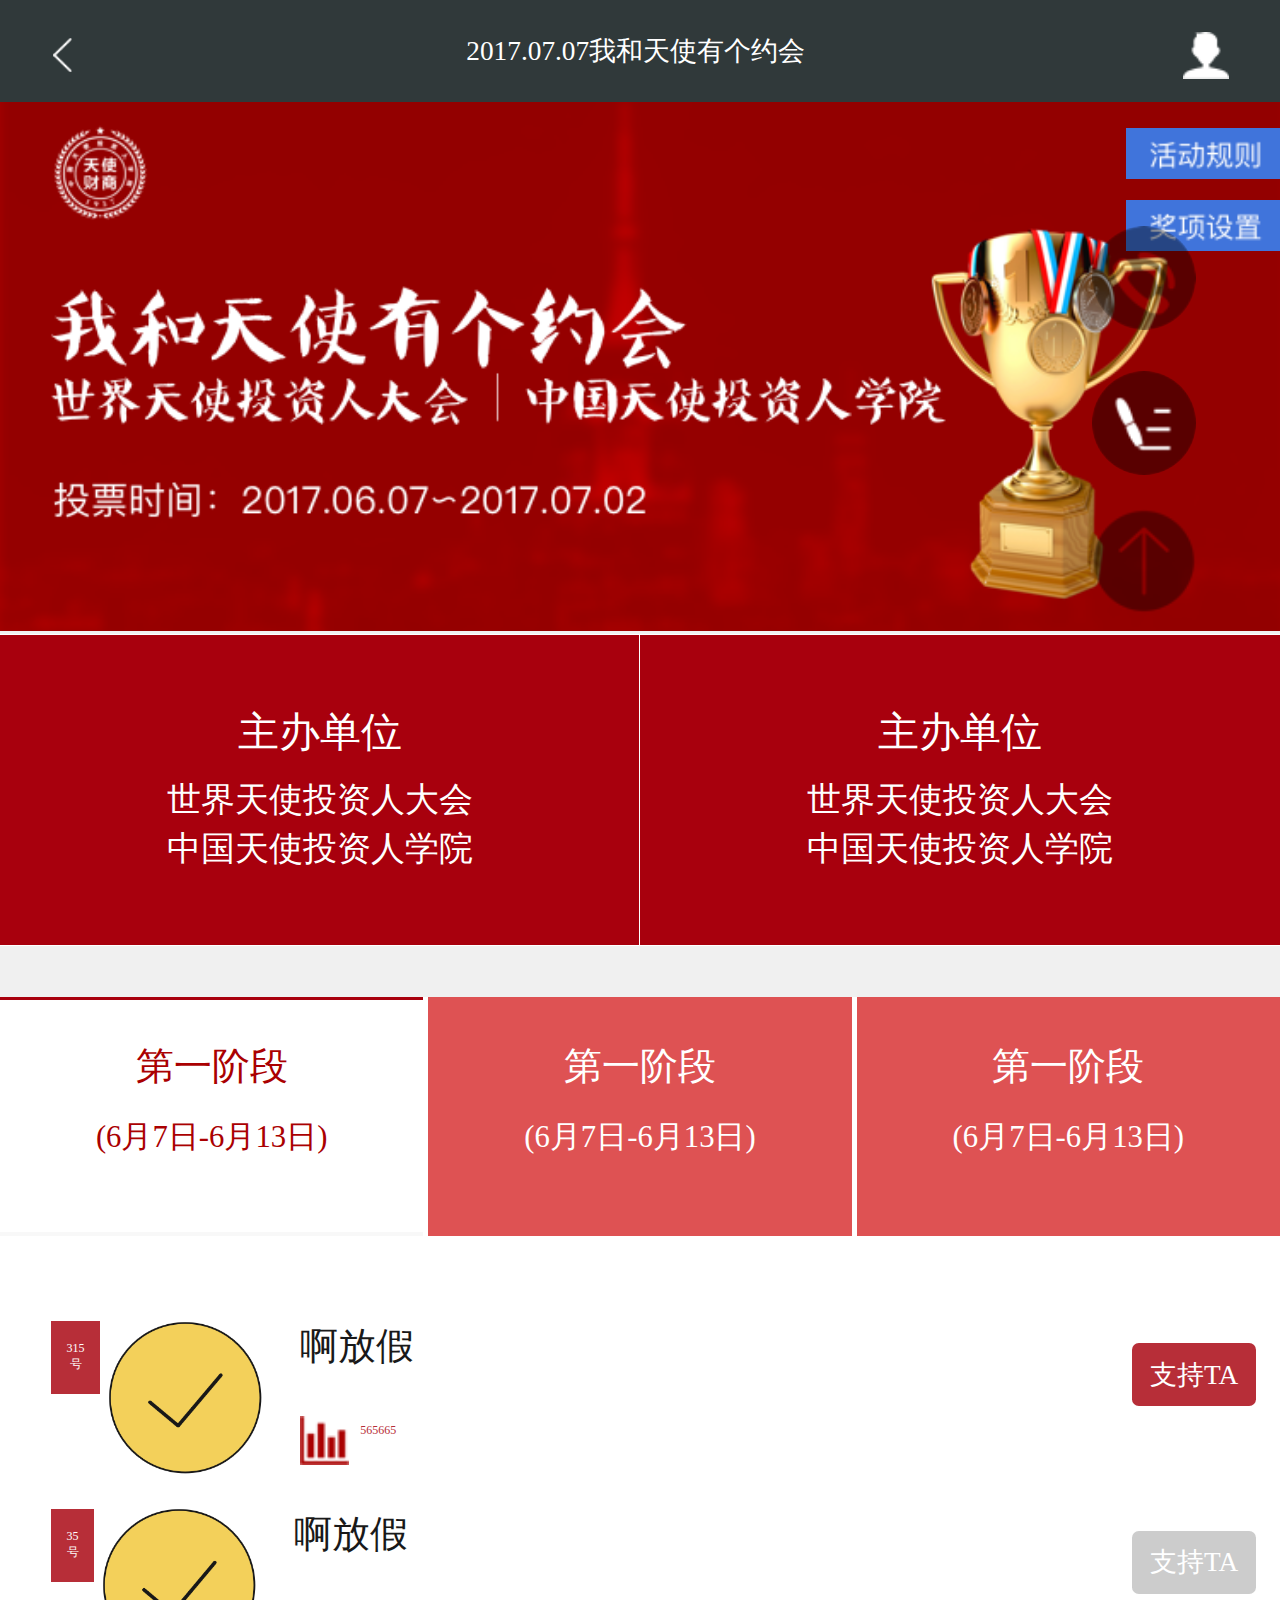
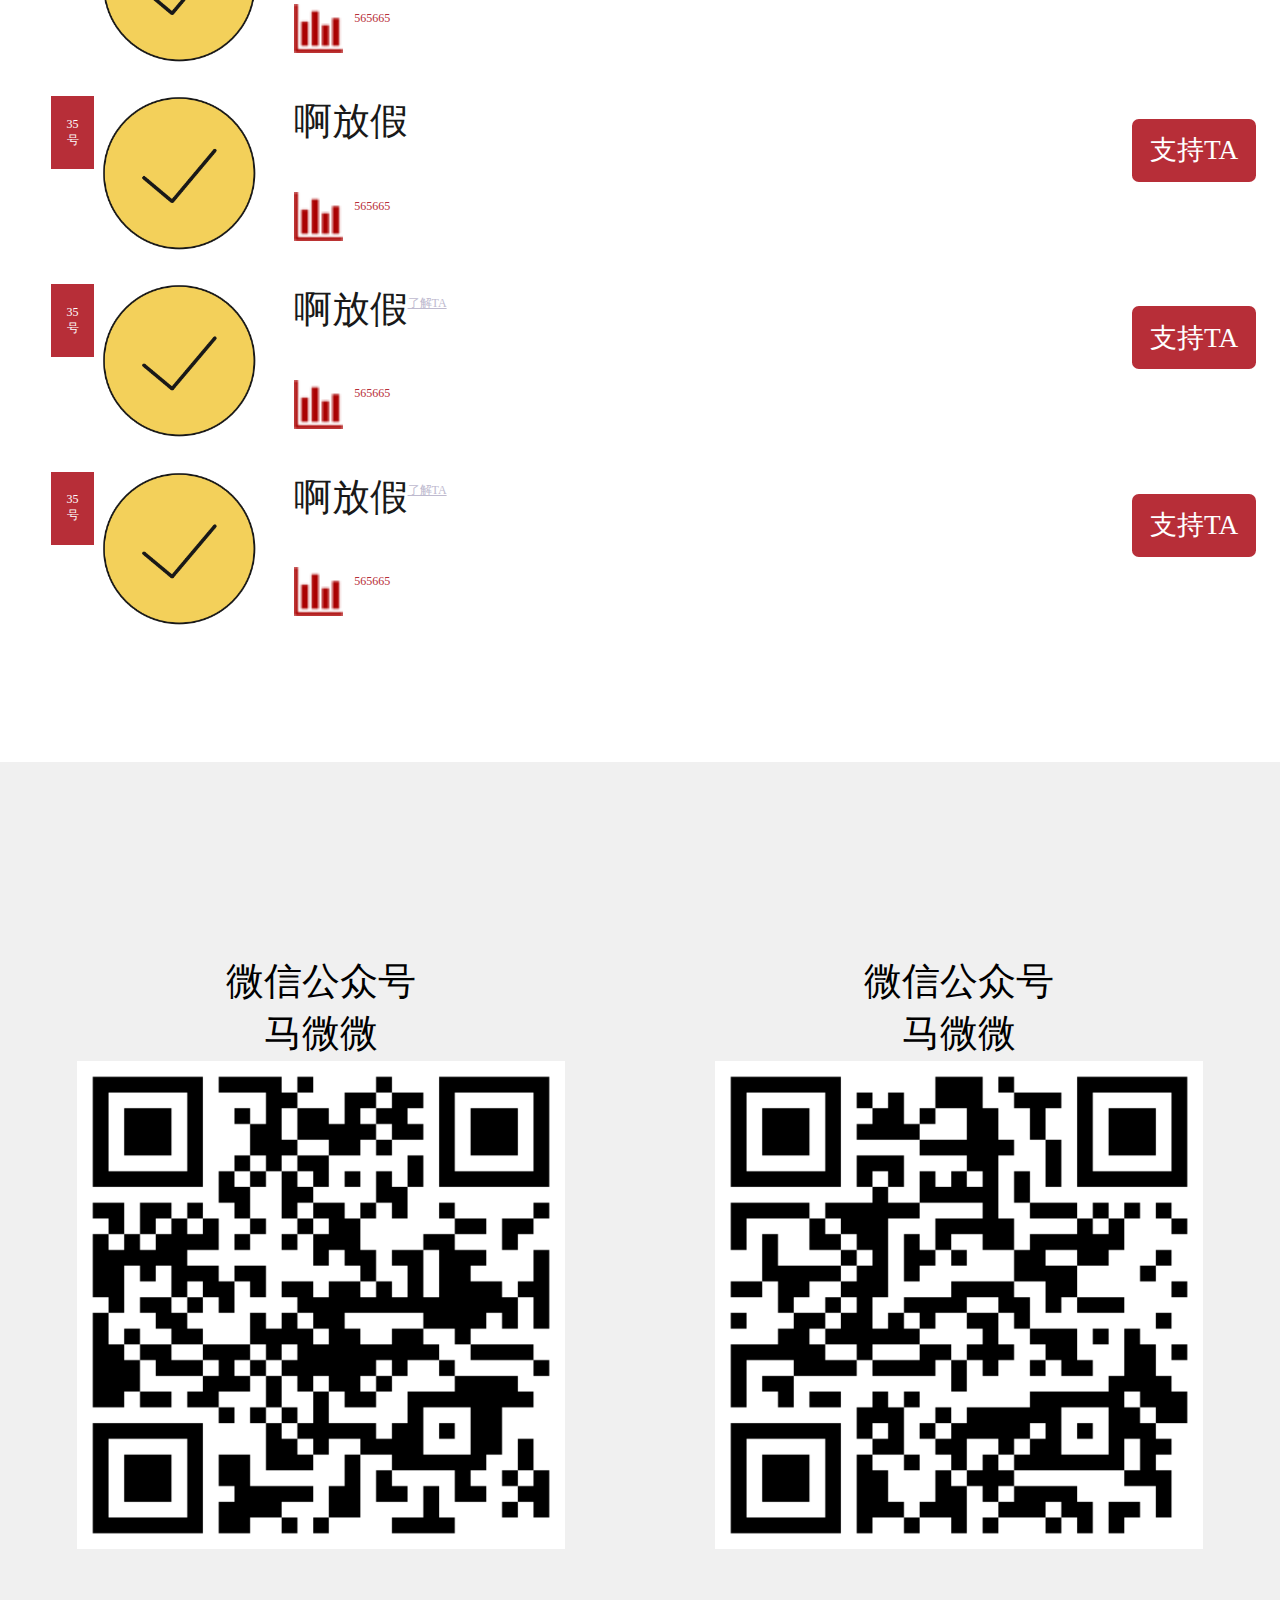
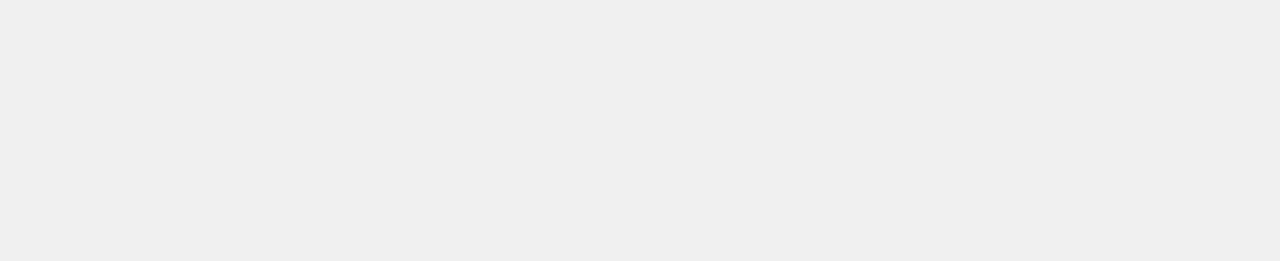
<file: htmls/index.html>
<!DOCTYPE html>
<html lang="en">
<head>
	<meta charset="UTF-8">
	<title>模板页面</title>
	<meta name="viewport" content="width=device-width,initial-scale=1.0,maximum-scale=1.0,user-scalable=no">
	<!--<link rel="stylesheet" href="../public/css/reset.css">-->
	<link rel="stylesheet" href="../css/reset.css">
	<!--<link rel="stylesheet" href="../public/swiper/swiper-3.4.2.min.css">-->
	<!--<link rel="stylesheet" href="../public/css/samecss.css">-->
	<link rel="stylesheet" href="../css/samecss.css">
	<link rel="stylesheet" href="../css/index.css">
	<!--<script src="../js/jquery.min.js"></script>-->
	<script src="../js/jquery-1.4.4.min.js"></script>
	<!--<script src="../public/js/publicjs.js"></script>-->
	<!--<script src="../public/swiper/swiper-3.4.2.min.js"></script>-->
	<!--<script src="../public/js/vue/vue.js"></script>-->
	<!--<script src="../public/js/vue/vue-resource.js"></script>-->
	<script>
		document.documentElement.style.fontSize = document.documentElement.clientWidth / 7.5  < 128/3 ? 128/3 : document.documentElement.clientWidth / 7.5 + 'px';
		 window.onresize = function(){
		 document.documentElement.style.fontSize = document.documentElement.clientWidth / 7.5  < 128/3 ? 128/3 : document.documentElement.clientWidth / 7.5 + 'px';
		 }
		 console.log(document.documentElement.style.fontSize);
		/*document.documentElement.style.fontSize = document.documentElement.clientWidth / 4  < 16/5 ? 16/5 : document.documentElement.clientWidth / 4 + 'px';
		window.onresize = function(){
			document.documentElement.style.fontSize = document.documentElement.clientWidth / 4  < 16/5 ? 16/5 : document.documentElement.clientWidth / 4 + 'px';
		}
		console.log(document.documentElement.style.fontSize);*/
	</script>
</head>
<body>
	<div id="appbox">
		<div id="title" class="clearfloat">
			<a href=""><img src="../images/goback.png" alt="goback"></a>
			<div class="percenterlink">
				<a href="percenter.html"><img src="../images/percenter.png" alt="个人中心"></a>
			</div>
			<p class=" text-center text-grey255">2017.07.07我和天使有个约会</p>
		</div>
		<div id="zhutitop" class="clearfloat">
			<div class="toplinks">
				<a onclick="showfixedguizebox();" class="" href="javascript:void (0)"><img src="../images/guize.png" alt="规则"></a>
				<a onclick="showfixedjiangxiangbox()" class="" href="javascript:void (0)"><img src="../images/jiangxiang.png" alt="奖项"></a>
			</div>
		</div>
		<div id="supportpoint" class="clearfloat">
			<div class="supportpointsub floatleft text-grey255 text-center">
				<p class="">主办单位</p>
				<span>世界天使投资人大会</span>
				<span>中国天使投资人学院</span>
			</div>
			<div class="supportpointsub floatleft text-grey255 text-center">
				<p class="">主办单位</p>
				<span>世界天使投资人大会</span>
				<span>中国天使投资人学院</span>
			</div>
		</div>

		<div id="tabbox">
			<ul id="tabboxtitlelis" class="clearfloat">
				<!--<li class="floatleft tabboxtitle font14" :class="{select:topdata.titlestatus==index}" v-for="(itemtitle,index) in topdata.titles" @click="tabboxtitleclick(index)">{{itemtitle}}</li>-->
				<li class="floatleft tabboxtitle select">
					<p>第一阶段</p>
					<span>(6月7日-6月13日)</span>
				</li>
				<li class="floatleft tabboxtitle">
					<p>第一阶段</p>
					<span>(6月7日-6月13日)</span>
				</li>
				<li class="floatleft tabboxtitle">
					<p>第一阶段</p>
					<span>(6月7日-6月13日)</span>
				</li>
			</ul>
			<div class="tabboxcontents show">
				<div class="tabcontentli clearfloat">
					<div class="tabcontentlicode floatleft font12 text-grey255 text-center"><p class="text-center">315</p>号</div>
					<div class="tabcontentliheaderpic floatleft">
						<img src="../images/headerpic.jpg" alt="">
					</div>
					<div class="tabcontentlicontent floatleft">
						<p class="tabcontentliname floatleft">啊放假</p>
						<!--<a class="tabcontentlilink floatleft font12" href="">了解TA</a>-->
						<div class="tabcontentlisupportnumber font12">
							565665
						</div>
					</div>
					<div class="tabcontentlibtn ">支持TA</div>
					<!--<div class="tabcontentlibtn tabcontentlibtn1">已投票</div>-->
					<!--<div class="tabcontentlibtn tabcontentlibtn0">已结束</div>-->
				</div>
				<div class="tabcontentli clearfloat">
					<div class="tabcontentlicode floatleft font12 text-grey255 text-center"><p class="text-center">35</p>号</div>
					<div class="tabcontentliheaderpic floatleft">
						<img src="../images/headerpic.jpg" alt="">
					</div>
					<div class="tabcontentlicontent floatleft">
						<p class="tabcontentliname floatleft font17">啊放假</p>
						<!--<a class="tabcontentlilink floatleft font12" href="">了解TA</a>-->
						<div class="tabcontentlisupportnumber font12">
							565665
						</div>
					</div>
					<div class="tabcontentlibtn cantclick">支持TA</div>
					<!--<div class="tabcontentlibtn tabcontentlibtn1">已投票</div>-->
					<!--<div class="tabcontentlibtn tabcontentlibtn0">已结束</div>-->
				</div>
				<div class="tabcontentli clearfloat">
					<div class="tabcontentlicode floatleft font12 text-grey255 text-center"><p class="text-center">35</p>号</div>
					<div class="tabcontentliheaderpic floatleft">
						<img src="../images/headerpic.jpg" alt="">
					</div>
					<div class="tabcontentlicontent floatleft">
						<p class="tabcontentliname floatleft font17">啊放假</p>
						<!--<a class="tabcontentlilink floatleft font12" href="">了解TA</a>-->
						<div class="tabcontentlisupportnumber font12">
							565665
						</div>
					</div>
					<div class="tabcontentlibtn font14">支持TA</div>
					<!--<div class="tabcontentlibtn tabcontentlibtn1">已投票</div>-->
					<!--<div class="tabcontentlibtn tabcontentlibtn0">已结束</div>-->
				</div>
				<div class="tabcontentli clearfloat">
					<div class="tabcontentlicode floatleft font12 text-grey255 text-center"><p class="text-center">35</p>号</div>
					<div class="tabcontentliheaderpic floatleft">
						<img src="../images/headerpic.jpg" alt="">
					</div>
					<div class="tabcontentlicontent floatleft">
						<p class="tabcontentliname floatleft font17">啊放假</p>
						<a class="tabcontentlilink floatleft font12" href="">了解TA</a>
						<div class="tabcontentlisupportnumber font12">
							565665
						</div>
					</div>
					<div class="tabcontentlibtn font14">支持TA</div>
					<!--<div class="tabcontentlibtn tabcontentlibtn1">已投票</div>-->
					<!--<div class="tabcontentlibtn tabcontentlibtn0">已结束</div>-->
				</div>
				<div class="tabcontentli clearfloat">
					<div class="tabcontentlicode floatleft font12 text-grey255 text-center"><p class="text-center">35</p>号</div>
					<div class="tabcontentliheaderpic floatleft">
						<img src="../images/headerpic.jpg" alt="">
					</div>
					<div class="tabcontentlicontent floatleft">
						<p class="tabcontentliname floatleft font17">啊放假</p>
						<a class="tabcontentlilink floatleft font12" href="">了解TA</a>
						<div class="tabcontentlisupportnumber font12">
							565665
						</div>
					</div>
					<div class="tabcontentlibtn font14">支持TA</div>
					<!--<div class="tabcontentlibtn tabcontentlibtn1">已投票</div>-->
					<!--<div class="tabcontentlibtn tabcontentlibtn0">已结束</div>-->
				</div>
			</div>


			<div class="tabboxcontents">
				<div class="tabcontentli clearfloat">
					<div class="tabcontentlicode floatleft font12 text-grey255 text-center"><p class="text-center">35</p>号</div>
					<div class="tabcontentliheaderpic floatleft">
						<img src="../images/headerpic.jpg" alt="">
					</div>
					<div class="tabcontentlicontent floatleft">
						<p class="tabcontentliname floatleft font17">啊放假</p>
						<a class="tabcontentlilink floatleft font12" href="">了解TA</a>
						<div class="tabcontentlisupportnumber font12">
							22222222
						</div>
					</div>
					<div class="tabcontentlibtn font14 cantclick">支持TA</div>
					<!--<div class="tabcontentlibtn tabcontentlibtn1">已投票</div>-->
					<!--<div class="tabcontentlibtn tabcontentlibtn0">已结束</div>-->
				</div>
				<div class="tabcontentli clearfloat">
					<div class="tabcontentlicode floatleft font12 text-grey255 text-center"><p class="text-center">35</p>号</div>
					<div class="tabcontentliheaderpic floatleft">
						<img src="../images/headerpic.jpg" alt="">
					</div>
					<div class="tabcontentlicontent floatleft">
						<p class="tabcontentliname floatleft font17">啊放假</p>
						<a class="tabcontentlilink floatleft font12" href="">了解TA</a>
						<div class="tabcontentlisupportnumber font12">
							565665
						</div>
					</div>
					<div class="tabcontentlibtn font14">支持TA</div>
					<!--<div class="tabcontentlibtn tabcontentlibtn1">已投票</div>-->
					<!--<div class="tabcontentlibtn tabcontentlibtn0">已结束</div>-->
				</div>
				<div class="tabcontentli clearfloat">
					<div class="tabcontentlicode floatleft font12 text-grey255 text-center"><p class="text-center">35</p>号</div>
					<div class="tabcontentliheaderpic floatleft">
						<img src="../images/headerpic.jpg" alt="">
					</div>
					<div class="tabcontentlicontent floatleft">
						<p class="tabcontentliname floatleft font17">啊放假</p>
						<a class="tabcontentlilink floatleft font12" href="">了解TA</a>
						<div class="tabcontentlisupportnumber font12">
							565665
						</div>
					</div>
					<div class="tabcontentlibtn font14">支持TA</div>
					<!--<div class="tabcontentlibtn tabcontentlibtn1">已投票</div>-->
					<!--<div class="tabcontentlibtn tabcontentlibtn0">已结束</div>-->
				</div>
				<div class="tabcontentli clearfloat">
					<div class="tabcontentlicode floatleft font12 text-grey255 text-center"><p class="text-center">35</p>号</div>
					<div class="tabcontentliheaderpic floatleft">
						<img src="../images/headerpic.jpg" alt="">
					</div>
					<div class="tabcontentlicontent floatleft">
						<p class="tabcontentliname floatleft font17">啊放假</p>
						<a class="tabcontentlilink floatleft font12" href="">了解TA</a>
						<div class="tabcontentlisupportnumber font12">
							565665
						</div>
					</div>
					<div class="tabcontentlibtn font14">支持TA</div>
					<!--<div class="tabcontentlibtn tabcontentlibtn1">已投票</div>-->
					<!--<div class="tabcontentlibtn tabcontentlibtn0">已结束</div>-->
				</div>
				<div class="tabcontentli clearfloat">
					<div class="tabcontentlicode floatleft font12 text-grey255 text-center"><p class="text-center">35</p>号</div>
					<div class="tabcontentliheaderpic floatleft">
						<img src="../images/headerpic.jpg" alt="">
					</div>
					<div class="tabcontentlicontent floatleft">
						<p class="tabcontentliname floatleft font17">啊放假</p>
						<a class="tabcontentlilink floatleft font12" href="">了解TA</a>
						<div class="tabcontentlisupportnumber font12">
							565665
						</div>
					</div>
					<div class="tabcontentlibtn font14">支持TA</div>
					<!--<div class="tabcontentlibtn tabcontentlibtn1">已投票</div>-->
					<!--<div class="tabcontentlibtn tabcontentlibtn0">已结束</div>-->
				</div>
			</div>
			<div class="tabboxcontents">

				<div class="tabcontentli clearfloat">
					<div class="tabcontentlicode floatleft font12 text-grey255 text-center"><p class="text-center">35</p>号</div>
					<div class="tabcontentliheaderpic floatleft">
						<img src="../images/headerpic.jpg" alt="">
					</div>
					<div class="tabcontentlicontent floatleft">
						<p class="tabcontentliname floatleft font17">啊放假</p>
						<a class="tabcontentlilink floatleft font12" href="">了解TA</a>
						<div class="tabcontentlisupportnumber font12">
							333333333333
						</div>
					</div>
					<div class="tabcontentlibtn font14">支持TA</div>
					<!--<div class="tabcontentlibtn tabcontentlibtn1">已投票</div>-->
					<!--<div class="tabcontentlibtn tabcontentlibtn0">已结束</div>-->
				</div>
				<div class="tabcontentli clearfloat">
					<div class="tabcontentlicode floatleft font12 text-grey255 text-center"><p class="text-center">35</p>号</div>
					<div class="tabcontentliheaderpic floatleft">
						<img src="../images/headerpic.jpg" alt="">
					</div>
					<div class="tabcontentlicontent floatleft">
						<p class="tabcontentliname floatleft font17">啊放假</p>
						<a class="tabcontentlilink floatleft font12" href="">了解TA</a>
						<div class="tabcontentlisupportnumber font12">
							565665
						</div>
					</div>
					<div class="tabcontentlibtn font14">支持TA</div>
					<!--<div class="tabcontentlibtn tabcontentlibtn1">已投票</div>-->
					<!--<div class="tabcontentlibtn tabcontentlibtn0">已结束</div>-->
				</div>
				<div class="tabcontentli clearfloat">
					<div class="tabcontentlicode floatleft font12 text-grey255 text-center"><p class="text-center">35</p>号</div>
					<div class="tabcontentliheaderpic floatleft">
						<img src="../images/headerpic.jpg" alt="">
					</div>
					<div class="tabcontentlicontent floatleft">
						<p class="tabcontentliname floatleft font17">啊放假</p>
						<a class="tabcontentlilink floatleft font12" href="">了解TA</a>
						<div class="tabcontentlisupportnumber font12">
							565665
						</div>
					</div>
					<div class="tabcontentlibtn font14">支持TA</div>
					<!--<div class="tabcontentlibtn tabcontentlibtn1">已投票</div>-->
					<!--<div class="tabcontentlibtn tabcontentlibtn0">已结束</div>-->
				</div>
				<div class="tabcontentli clearfloat">
					<div class="tabcontentlicode floatleft font12 text-grey255 text-center"><p class="text-center">35</p>号</div>
					<div class="tabcontentliheaderpic floatleft">
						<img src="../images/headerpic.jpg" alt="">
					</div>
					<div class="tabcontentlicontent floatleft">
						<p class="tabcontentliname floatleft font17">啊放假</p>
						<a class="tabcontentlilink floatleft font12" href="">了解TA</a>
						<div class="tabcontentlisupportnumber font12">
							565665
						</div>
					</div>
					<div class="tabcontentlibtn font14">支持TA</div>
					<!--<div class="tabcontentlibtn tabcontentlibtn1">已投票</div>-->
					<!--<div class="tabcontentlibtn tabcontentlibtn0">已结束</div>-->
				</div>
				<div class="tabcontentli clearfloat">
					<div class="tabcontentlicode floatleft font12 text-grey255 text-center"><p class="text-center">35</p>号</div>
					<div class="tabcontentliheaderpic floatleft">
						<img src="../images/headerpic.jpg" alt="">
					</div>
					<div class="tabcontentlicontent floatleft">
						<p class="tabcontentliname floatleft font17">啊放假</p>
						<a class="tabcontentlilink floatleft font12" href="">了解TA</a>
						<div class="tabcontentlisupportnumber font12">
							565665
						</div>
					</div>
					<div class="tabcontentlibtn font14">支持TA</div>
					<!--<div class="tabcontentlibtn tabcontentlibtn1">已投票</div>-->
					<!--<div class="tabcontentlibtn tabcontentlibtn0">已结束</div>-->
				</div>
			</div>
		</div>

		<div id="wechat" class="clearfloat">
			<div class="wechatimgbox floatleft">
				<p class="text-center">微信公众号</p>
				<p class="text-center">马微微</p>
				<img src="../images/weixinhao1.png" alt="微信公众号">
			</div>
			<div class="wechatimgbox floatleft">
				<p class="text-center">微信公众号</p>
				<p class="text-center">马微微</p>
				<img src="../images/weixinhao2.png" alt="微信公众号">
			</div>
		</div>
		
		<div id="fixedbtns">
			<a class="callphone" href="tel:9527" title="拨打电话">
				<img src="../images/phone.png" alt="phone">
			</a>
			<a class="wirtepen" onclick="showfixedbaomingbox();" href="javascript:void (0)" title="报名">
				<img src="../images/wirtepen.png" alt="pen">
			</a>
			<a class="uptoappbox" href="#appbox" title="">
				<img src="../images/uptoappbox.png" alt="uptotop">
			</a>
		</div>


		<!--登录弹出-->
		<div id="fixedloginbox" class="fixedcontentbox">
			<div class="fixedcontent" id="fixedlogin">
				<p>请先绑定您的手机号码</p>
				<form action="">
					<input class="fixedphone" type="text" placeholder="手机号码">
					<input class="fixedsubmit" onclick="qdbaoming()" type="submit" value="确定">
				</form>
				<div class="fixedtoptitle">
					绑定手机
				</div>
				<div class="fixedtopclose" onclick="closefixedbox();">
					<img src="../images/closewhitebtn.png" alt="关闭">
				</div>
			</div>
		</div>
		<!--报名弹出-->
		<div id="fixedbaomingbox" class="fixedcontentbox">
			<div class="fixedcontent" id="fixedbaoming">
				<p>如要报名，请先填写您的手机号码</p>
				<form action="">
					<input class="fixedphone" type="text" pattern="手机号码">
					<input class="fixedsubmit" onclick="qdbaoming()" type="submit" value="确定">
				</form>
				<div class="fixedtoptitle">
					我要报名
				</div>
				<div class="fixedtopclose" onclick="closefixedbox();">
					<img src="../images/closewhitebtn.png" alt="关闭">
				</div>
			</div>
		</div>
		<!--活动规则弹出-->
		<div id="fixedguizebox" class="fixedcontentbox">
			<div class="fixedcontent">
				<p class="first">活动规则</p>
				<ul class="huodongguize">
					<li>上传1张自己和投资人或创业者的合影；</li>
					<li>写下你与投资人故事/投资的故事；</li>
					<li>写下最想见到的投资人或创业者。</li>
				</ul>
				<p>投票规则</p>
				<div class="toupiaoguize">
					每人每天最多可投7票，同一人只能投1票。<br>
					投票平台设置严格加密机制，有效杜绝任何刷票行为，确保投票真实、有效。
				</div>
				<p>活动日期</p>
				<div class="huodongriqi">
					第一阶段：6月7日-6月13日<br>
					第二阶段：6月14日-6月20日<br>
					第三阶段：6月21日-7月2日<br>
					7月3日公布结果
				</div>

				<div class="seenandclose" onclick="closefixedbox();">确定</div>


				<div class="fixedtoptitle">
					我要报名
				</div>
				<div class="fixedtopclose" onclick="closefixedbox();">
					<img src="../images/closewhitebtn.png" alt="关闭">
				</div>
			</div>
		</div>
		<!--奖项弹出-->
		<div id="fixedjiangxiangbox" class="fixedcontentbox">
			<div class="fixedcontent">
				<ul class="huodongguize">
					<li>三周票数总冠军30000门票一张；</li>
					<li>每周总冠军19800门票一张；</li>
					<li>票数达到7票时赠送200元优惠码，
						3980-30000 可用；</li>
					<li>票数达到77票时赠送500元优惠码，
						3980-30000 可用；</li>
					<li>票数达到777票时赠送1000元优惠码，
						9800-30000 可用；</li>
					<li>票数达到7777赠送5000元优惠码，
						30000 门票可用；</li>
					<li>第三阶段每天当天增长票数最高者赠送1000
						元优惠码，第二名送700元。</li>
				</ul>
				<div class="seenandclose" onclick="closefixedbox();">确定</div>

				<div class="fixedtoptitle">
					奖项设置
				</div>
				<div class="fixedtopclose" onclick="closefixedbox();">
					<img src="../images/closewhitebtn.png" alt="关闭">
				</div>
			</div>
		</div>

		<!--投票成功弹出-->
		<div id="fixedsuccessbox" class="fixedcontentbox">
			<div class="fixedcontent fixedsuccesscontent">
				<div class="fixedcontentdetails clearfloat">
					<img src="../images/successgreen.png" alt="成功">
					<span>投票成功</span>
				</div>
				<div class="fixedtopclose" onclick="closefixedbox();">
					<img src="../images/closewhitebtn.png" alt="关闭">
				</div>
			</div>
		</div>

		<!--禁止多次投票弹出-->
		<div id="fixednoallowbox" class="fixedcontentbox">
			<div class="fixedcontent fixednoallowcontent">
				<div class="fixedcontentdetails clearfloat text-center">
					每人每天最多可投7票，同一人只能投1票，您今天已经为此位参赛者投过票
				</div>
				<div class="fixedtopclose" onclick="closefixedbox();">
					<img src="../images/closewhitebtn.png" alt="关闭">
				</div>
			</div>
		</div>
	</div>
	<script src="../js/index.js"></script>
	<script src="../js/atomaodian.js"></script>
</body>
</html>
</file>
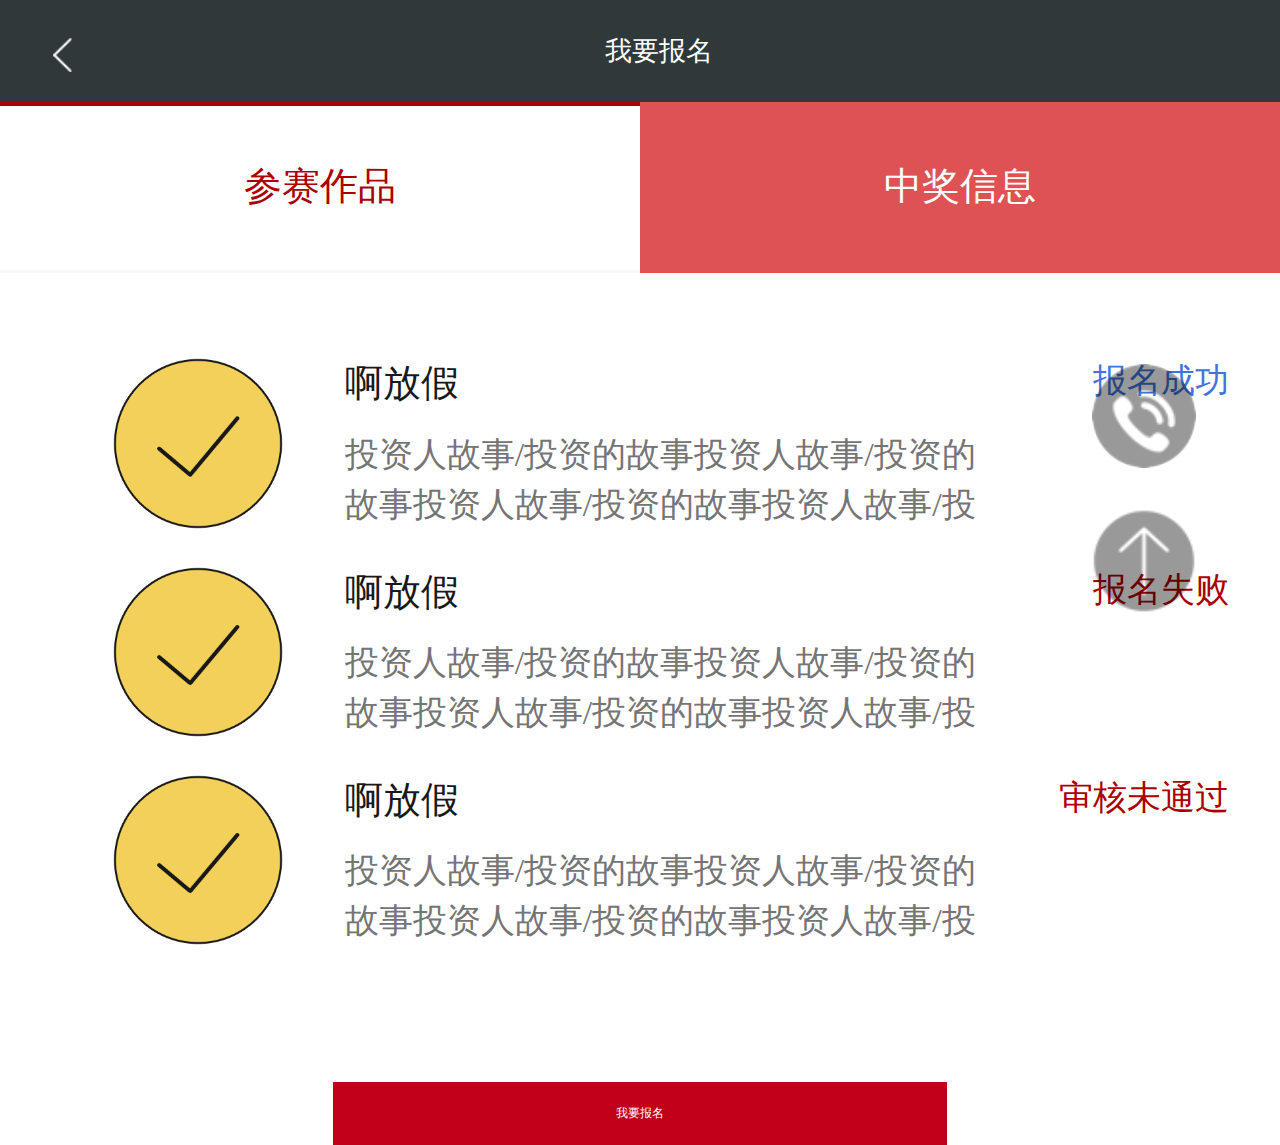
<file: htmls/percenter.html>
<!DOCTYPE html>
<html lang="en">
<head>
	<meta charset="UTF-8">
	<title>我的</title>
	<meta name="viewport" content="width=device-width,initial-scale=1.0,maximum-scale=1.0,user-scalable=no">
	<link rel="stylesheet" href="../css/reset.css">
	<link rel="stylesheet" href="../css/samecss.css">
	<link rel="stylesheet" href="../css/percenter.css">
	<script src="../js/jquery.min.js"></script>
	<script>
		document.documentElement.style.fontSize = document.documentElement.clientWidth / 7.5  < 128/3 ? 128/3 : document.documentElement.clientWidth / 7.5 + 'px';
		window.onresize = function(){
			document.documentElement.style.fontSize = document.documentElement.clientWidth / 7.5  < 128/3 ? 128/3 : document.documentElement.clientWidth / 7.5 + 'px';
		}
		console.log(document.documentElement.style.fontSize);
		/*document.documentElement.style.fontSize = document.documentElement.clientWidth / 4  < 16/5 ? 16/5 : document.documentElement.clientWidth / 4 + 'px';
		 window.onresize = function(){
		 document.documentElement.style.fontSize = document.documentElement.clientWidth / 4  < 16/5 ? 16/5 : document.documentElement.clientWidth / 4 + 'px';
		 }
		 console.log(document.documentElement.style.fontSize);*/
	</script>
</head>
<body>
	<div id="appbox">
		<div id="title" class="clearfloat">
			<a href="javascript:history.go(-1);"><img src="../images/goback.png" alt="goback"></a>
			<div class="percenterlink">
				<!--<a href="percenter.html"><img src="../images/percenter.png" alt="个人中心"></a>-->
			</div>
			<p class=" text-center text-grey255">我要报名</p>
		</div>
		<div id="tabbox">
			<ul id="tabboxtitlelis" class="clearfloat">
				<!--<li class="floatleft tabboxtitle font14" :class="{select:topdata.titlestatus==index}" v-for="(itemtitle,index) in topdata.titles" @click="tabboxtitleclick(index)">{{itemtitle}}</li>-->
				<li class="floatleft tabboxtitle select">
					<p>参赛作品</p>
				</li>
				<li class="floatleft tabboxtitle">
					<p>中奖信息</p>
				</li>
			</ul>
			<!--<p class="tabtips font13">( 排名不分先后 )</p>-->
			<div class="tabboxcontents show">

				<div class="tabcontentli clearfloat">
					<div class="tabcontentliheaderpic floatleft">
						<img src="../images/headerpic.jpg" alt="">
					</div>
					<div class="tabcontentlicontent floatleft">
						<p class="tabcontentliname">啊放假</p>
						<!--<a class="tabcontentlilink floatleft font12" href="">了解TA</a>-->
						<div class="tabcontentlistory _textoverspecial">
							投资人故事/投资的故事投资人故事/投资的故事投资人故事/投资的故事投资人故事/投资的故事投资人故事/投资的故事投资人故事/投资的故事
						</div>
					</div>
					<div class="tabcontentlistatus tabcontentlistatus1 floatright">报名成功</div>
				</div>


				<div class="tabcontentli clearfloat">
					<div class="tabcontentliheaderpic floatleft">
						<img src="../images/headerpic.jpg" alt="">
					</div>
					<div class="tabcontentlicontent floatleft">
						<p class="tabcontentliname">啊放假</p>
						<!--<a class="tabcontentlilink floatleft font12" href="">了解TA</a>-->
						<div class="tabcontentlistory _textoverspecial">
							投资人故事/投资的故事投资人故事/投资的故事投资人故事/投资的故事投资人故事/投资的故事投资人故事/投资的故事投资人故事/投资的故事
						</div>
					</div>
					<div class="tabcontentlistatus tabcontentlistatus2 floatright">报名失败</div>
				</div>
				<div class="tabcontentli clearfloat">
					<div class="tabcontentliheaderpic floatleft">
						<img src="../images/headerpic.jpg" alt="">
					</div>
					<div class="tabcontentlicontent floatleft">
						<p class="tabcontentliname">啊放假</p>
						<!--<a class="tabcontentlilink floatleft font12" href="">了解TA</a>-->
						<div class="tabcontentlistory _textoverspecial">
							投资人故事/投资的故事投资人故事/投资的故事投资人故事/投资的故事投资人故事/投资的故事投资人故事/投资的故事投资人故事/投资的故事
						</div>
					</div>
					<div class="tabcontentlistatus tabcontentlistatus2 floatright">审核未通过</div>
				</div>
			</div>

		</div>

		<a class="baominglink text-center" href="baoming.html">我要报名</a>

		<div id="fixedbtns">
			<a class="callphone" href="tel:9527" title="拨打电话">
				<img src="../images/phone.png" alt="phone">
			</a>
			<!--<a class="wirtepen" href="baoming.html" title="报名">
				<img src="../images/wirtepen.png" alt="pen">
			</a>-->
			<a class="uptoappbox" href="#appbox" title="">
				<img src="../images/uptoappbox.png" alt="uptotop">
			</a>
		</div>
	</div>
	<script src="../js/percenter.js"></script>
	<script src="../js/atomaodian.js"></script>
</body>
</html>
</file>
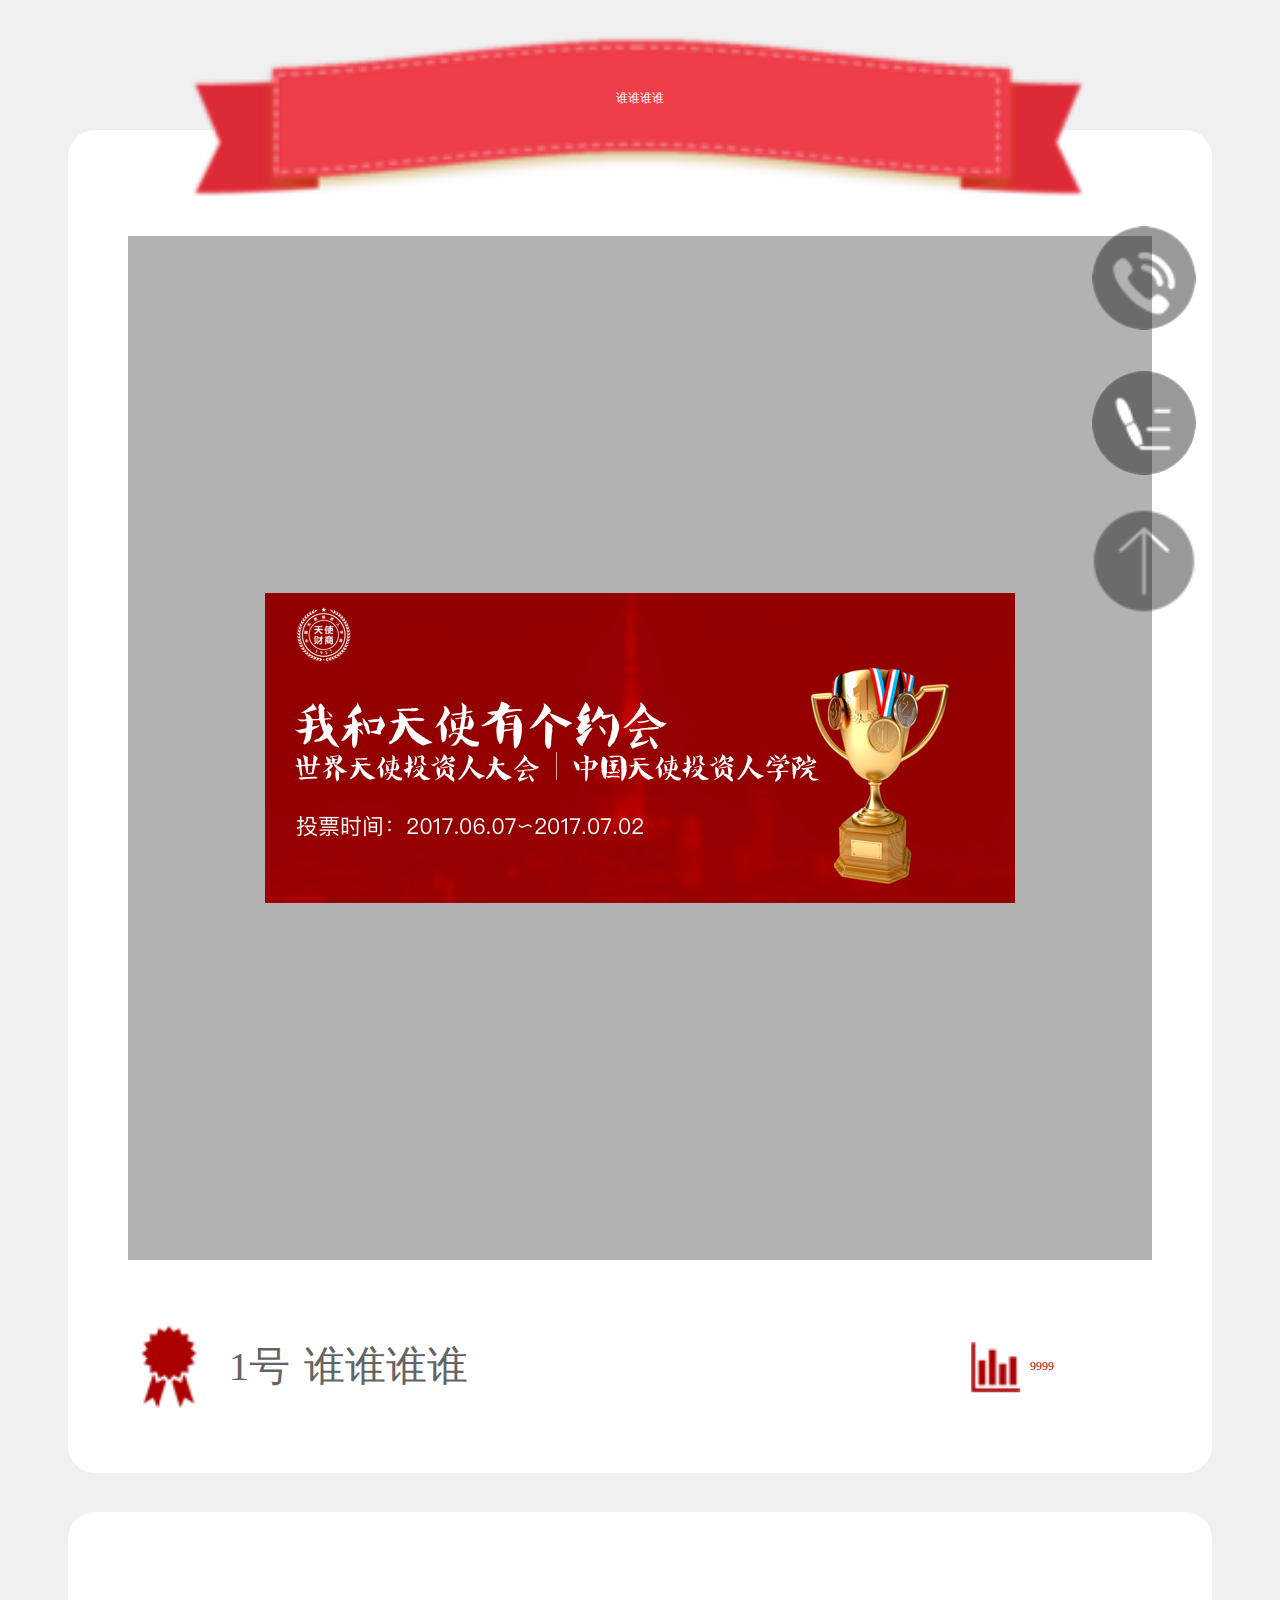
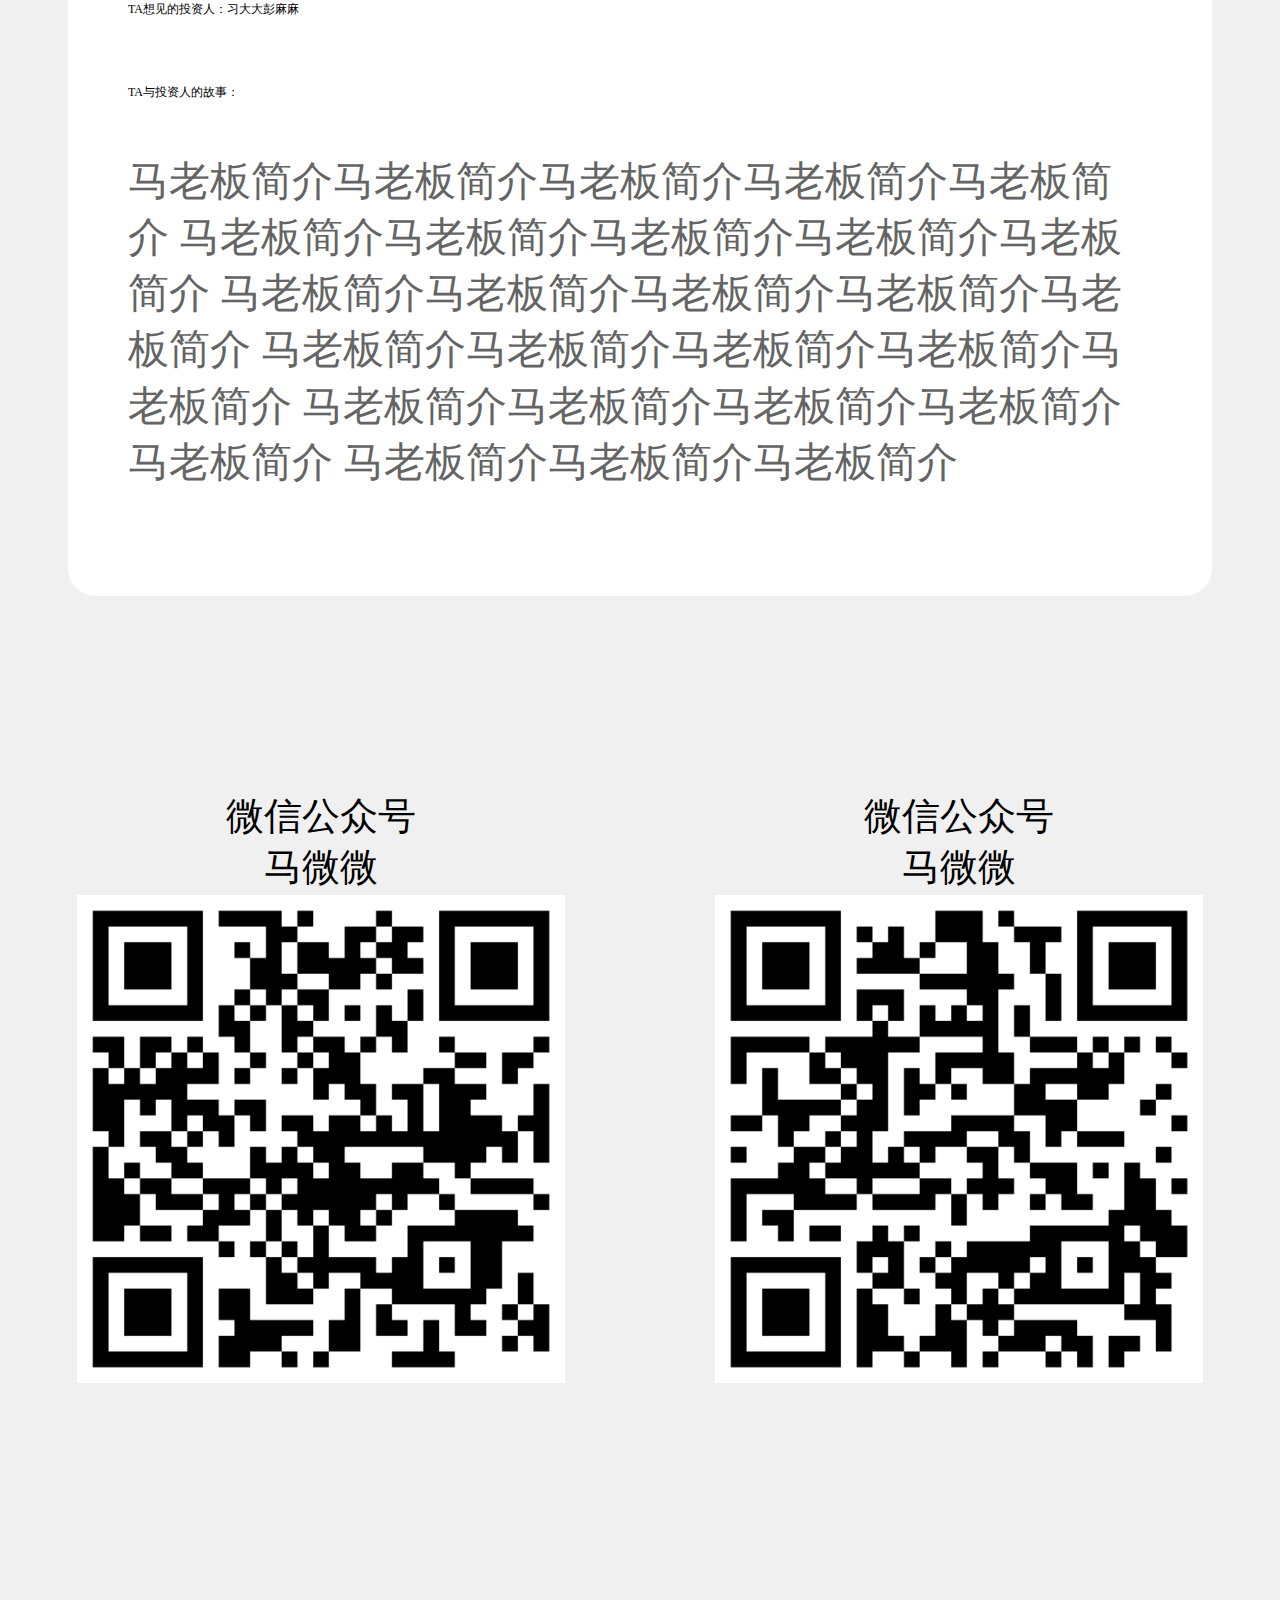
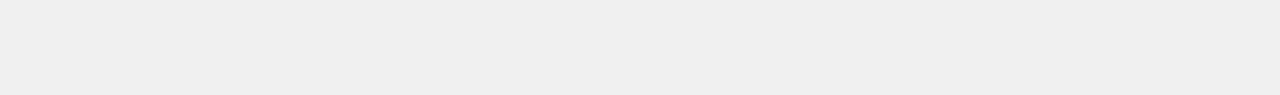
<file: htmls/参赛者.html>
<!DOCTYPE html>
<html lang="en">
<head>
	<meta charset="UTF-8">
	<title>模板页面</title>
	<meta name="viewport" content="width=device-width,initial-scale=1.0,maximum-scale=1.0,user-scalable=no">
	<link rel="stylesheet" href="../css/reset.css">
	<link rel="stylesheet" href="../css/samecss.css">
	<link rel="stylesheet" href="../css/cansaizhe.css">
	<script src="../js/jquery-1.4.4.min.js"></script>
	<script>
		document.documentElement.style.fontSize = document.documentElement.clientWidth / 7.5  < 128/3 ? 128/3 : document.documentElement.clientWidth / 7.5 + 'px';
		 window.onresize = function(){
		 document.documentElement.style.fontSize = document.documentElement.clientWidth / 7.5  < 128/3 ? 128/3 : document.documentElement.clientWidth / 7.5 + 'px';
		 }
		 console.log(document.documentElement.style.fontSize);
	</script>
</head>
<body>
	<div id="appbox">
		<!--<div id="title" class="clearfloat">
			<a href=""><img src="../images/goback.png" alt="goback"></a>
			<div class="percenterlink">
				<a href="percenter.html"><img src="../images/percenter.png" alt="个人中心"></a>
			</div>
			<p class=" text-center text-grey255">2017.07.07我和天使有个约会</p>
		</div>
		<div id="zhutitop" class="clearfloat">
			<div class="toplinks">
				<a onclick="showfixedguizebox();" class="" href="javascript:void (0)"><img src="../images/guize.png" alt="规则"></a>
				<a onclick="showfixedjiangxiangbox()" class="" href="javascript:void (0)"><img src="../images/jiangxiang.png" alt="奖项"></a>
			</div>
		</div>
		<div id="supportpoint" class="clearfloat">
			<div class="supportpointsub floatleft text-grey255 text-center">
				<p class="">主办单位</p>
				<span>世界天使投资人大会</span>
				<span>中国天使投资人学院</span>
			</div>
			<div class="supportpointsub floatleft text-grey255 text-center">
				<p class="">主办单位</p>
				<span>世界天使投资人大会</span>
				<span>中国天使投资人学院</span>
			</div>
		</div>

		<div id="tabbox">
			<ul id="tabboxtitlelis" class="clearfloat">
				&lt;!&ndash;<li class="floatleft tabboxtitle font14" :class="{select:topdata.titlestatus==index}" v-for="(itemtitle,index) in topdata.titles" @click="tabboxtitleclick(index)">{{itemtitle}}</li>&ndash;&gt;
				<li class="floatleft tabboxtitle select">
					<p>第一阶段</p>
					<span>(6月7日-6月13日)</span>
				</li>
				<li class="floatleft tabboxtitle">
					<p>第一阶段</p>
					<span>(6月7日-6月13日)</span>
				</li>
				<li class="floatleft tabboxtitle">
					<p>第一阶段</p>
					<span>(6月7日-6月13日)</span>
				</li>
			</ul>
			<div class="tabboxcontents show">
				<div class="tabcontentli clearfloat">
					<div class="tabcontentlicode floatleft font12 text-grey255 text-center"><p class="text-center">315</p>号</div>
					<div class="tabcontentliheaderpic floatleft">
						<img src="../images/headerpic.jpg" alt="">
					</div>
					<div class="tabcontentlicontent floatleft">
						<p class="tabcontentliname floatleft">啊放假</p>
						&lt;!&ndash;<a class="tabcontentlilink floatleft font12" href="">了解TA</a>&ndash;&gt;
						<div class="tabcontentlisupportnumber font12">
							565665
						</div>
					</div>
					<div class="tabcontentlibtn ">支持TA</div>
					&lt;!&ndash;<div class="tabcontentlibtn tabcontentlibtn1">已投票</div>&ndash;&gt;
					&lt;!&ndash;<div class="tabcontentlibtn tabcontentlibtn0">已结束</div>&ndash;&gt;
				</div>
				<div class="tabcontentli clearfloat">
					<div class="tabcontentlicode floatleft font12 text-grey255 text-center"><p class="text-center">35</p>号</div>
					<div class="tabcontentliheaderpic floatleft">
						<img src="../images/headerpic.jpg" alt="">
					</div>
					<div class="tabcontentlicontent floatleft">
						<p class="tabcontentliname floatleft font17">啊放假</p>
						&lt;!&ndash;<a class="tabcontentlilink floatleft font12" href="">了解TA</a>&ndash;&gt;
						<div class="tabcontentlisupportnumber font12">
							565665
						</div>
					</div>
					<div class="tabcontentlibtn cantclick">支持TA</div>
					&lt;!&ndash;<div class="tabcontentlibtn tabcontentlibtn1">已投票</div>&ndash;&gt;
					&lt;!&ndash;<div class="tabcontentlibtn tabcontentlibtn0">已结束</div>&ndash;&gt;
				</div>
				<div class="tabcontentli clearfloat">
					<div class="tabcontentlicode floatleft font12 text-grey255 text-center"><p class="text-center">35</p>号</div>
					<div class="tabcontentliheaderpic floatleft">
						<img src="../images/headerpic.jpg" alt="">
					</div>
					<div class="tabcontentlicontent floatleft">
						<p class="tabcontentliname floatleft font17">啊放假</p>
						&lt;!&ndash;<a class="tabcontentlilink floatleft font12" href="">了解TA</a>&ndash;&gt;
						<div class="tabcontentlisupportnumber font12">
							565665
						</div>
					</div>
					<div class="tabcontentlibtn font14">支持TA</div>
					&lt;!&ndash;<div class="tabcontentlibtn tabcontentlibtn1">已投票</div>&ndash;&gt;
					&lt;!&ndash;<div class="tabcontentlibtn tabcontentlibtn0">已结束</div>&ndash;&gt;
				</div>
				<div class="tabcontentli clearfloat">
					<div class="tabcontentlicode floatleft font12 text-grey255 text-center"><p class="text-center">35</p>号</div>
					<div class="tabcontentliheaderpic floatleft">
						<img src="../images/headerpic.jpg" alt="">
					</div>
					<div class="tabcontentlicontent floatleft">
						<p class="tabcontentliname floatleft font17">啊放假</p>
						<a class="tabcontentlilink floatleft font12" href="">了解TA</a>
						<div class="tabcontentlisupportnumber font12">
							565665
						</div>
					</div>
					<div class="tabcontentlibtn font14">支持TA</div>
					&lt;!&ndash;<div class="tabcontentlibtn tabcontentlibtn1">已投票</div>&ndash;&gt;
					&lt;!&ndash;<div class="tabcontentlibtn tabcontentlibtn0">已结束</div>&ndash;&gt;
				</div>
				<div class="tabcontentli clearfloat">
					<div class="tabcontentlicode floatleft font12 text-grey255 text-center"><p class="text-center">35</p>号</div>
					<div class="tabcontentliheaderpic floatleft">
						<img src="../images/headerpic.jpg" alt="">
					</div>
					<div class="tabcontentlicontent floatleft">
						<p class="tabcontentliname floatleft font17">啊放假</p>
						<a class="tabcontentlilink floatleft font12" href="">了解TA</a>
						<div class="tabcontentlisupportnumber font12">
							565665
						</div>
					</div>
					<div class="tabcontentlibtn font14">支持TA</div>
					&lt;!&ndash;<div class="tabcontentlibtn tabcontentlibtn1">已投票</div>&ndash;&gt;
					&lt;!&ndash;<div class="tabcontentlibtn tabcontentlibtn0">已结束</div>&ndash;&gt;
				</div>
			</div>


			<div class="tabboxcontents">
				<div class="tabcontentli clearfloat">
					<div class="tabcontentlicode floatleft font12 text-grey255 text-center"><p class="text-center">35</p>号</div>
					<div class="tabcontentliheaderpic floatleft">
						<img src="../images/headerpic.jpg" alt="">
					</div>
					<div class="tabcontentlicontent floatleft">
						<p class="tabcontentliname floatleft font17">啊放假</p>
						<a class="tabcontentlilink floatleft font12" href="">了解TA</a>
						<div class="tabcontentlisupportnumber font12">
							22222222
						</div>
					</div>
					<div class="tabcontentlibtn font14 cantclick">支持TA</div>
					&lt;!&ndash;<div class="tabcontentlibtn tabcontentlibtn1">已投票</div>&ndash;&gt;
					&lt;!&ndash;<div class="tabcontentlibtn tabcontentlibtn0">已结束</div>&ndash;&gt;
				</div>
				<div class="tabcontentli clearfloat">
					<div class="tabcontentlicode floatleft font12 text-grey255 text-center"><p class="text-center">35</p>号</div>
					<div class="tabcontentliheaderpic floatleft">
						<img src="../images/headerpic.jpg" alt="">
					</div>
					<div class="tabcontentlicontent floatleft">
						<p class="tabcontentliname floatleft font17">啊放假</p>
						<a class="tabcontentlilink floatleft font12" href="">了解TA</a>
						<div class="tabcontentlisupportnumber font12">
							565665
						</div>
					</div>
					<div class="tabcontentlibtn font14">支持TA</div>
					&lt;!&ndash;<div class="tabcontentlibtn tabcontentlibtn1">已投票</div>&ndash;&gt;
					&lt;!&ndash;<div class="tabcontentlibtn tabcontentlibtn0">已结束</div>&ndash;&gt;
				</div>
				<div class="tabcontentli clearfloat">
					<div class="tabcontentlicode floatleft font12 text-grey255 text-center"><p class="text-center">35</p>号</div>
					<div class="tabcontentliheaderpic floatleft">
						<img src="../images/headerpic.jpg" alt="">
					</div>
					<div class="tabcontentlicontent floatleft">
						<p class="tabcontentliname floatleft font17">啊放假</p>
						<a class="tabcontentlilink floatleft font12" href="">了解TA</a>
						<div class="tabcontentlisupportnumber font12">
							565665
						</div>
					</div>
					<div class="tabcontentlibtn font14">支持TA</div>
					&lt;!&ndash;<div class="tabcontentlibtn tabcontentlibtn1">已投票</div>&ndash;&gt;
					&lt;!&ndash;<div class="tabcontentlibtn tabcontentlibtn0">已结束</div>&ndash;&gt;
				</div>
				<div class="tabcontentli clearfloat">
					<div class="tabcontentlicode floatleft font12 text-grey255 text-center"><p class="text-center">35</p>号</div>
					<div class="tabcontentliheaderpic floatleft">
						<img src="../images/headerpic.jpg" alt="">
					</div>
					<div class="tabcontentlicontent floatleft">
						<p class="tabcontentliname floatleft font17">啊放假</p>
						<a class="tabcontentlilink floatleft font12" href="">了解TA</a>
						<div class="tabcontentlisupportnumber font12">
							565665
						</div>
					</div>
					<div class="tabcontentlibtn font14">支持TA</div>
					&lt;!&ndash;<div class="tabcontentlibtn tabcontentlibtn1">已投票</div>&ndash;&gt;
					&lt;!&ndash;<div class="tabcontentlibtn tabcontentlibtn0">已结束</div>&ndash;&gt;
				</div>
				<div class="tabcontentli clearfloat">
					<div class="tabcontentlicode floatleft font12 text-grey255 text-center"><p class="text-center">35</p>号</div>
					<div class="tabcontentliheaderpic floatleft">
						<img src="../images/headerpic.jpg" alt="">
					</div>
					<div class="tabcontentlicontent floatleft">
						<p class="tabcontentliname floatleft font17">啊放假</p>
						<a class="tabcontentlilink floatleft font12" href="">了解TA</a>
						<div class="tabcontentlisupportnumber font12">
							565665
						</div>
					</div>
					<div class="tabcontentlibtn font14">支持TA</div>
					&lt;!&ndash;<div class="tabcontentlibtn tabcontentlibtn1">已投票</div>&ndash;&gt;
					&lt;!&ndash;<div class="tabcontentlibtn tabcontentlibtn0">已结束</div>&ndash;&gt;
				</div>
			</div>
			<div class="tabboxcontents">

				<div class="tabcontentli clearfloat">
					<div class="tabcontentlicode floatleft font12 text-grey255 text-center"><p class="text-center">35</p>号</div>
					<div class="tabcontentliheaderpic floatleft">
						<img src="../images/headerpic.jpg" alt="">
					</div>
					<div class="tabcontentlicontent floatleft">
						<p class="tabcontentliname floatleft font17">啊放假</p>
						<a class="tabcontentlilink floatleft font12" href="">了解TA</a>
						<div class="tabcontentlisupportnumber font12">
							333333333333
						</div>
					</div>
					<div class="tabcontentlibtn font14">支持TA</div>
					&lt;!&ndash;<div class="tabcontentlibtn tabcontentlibtn1">已投票</div>&ndash;&gt;
					&lt;!&ndash;<div class="tabcontentlibtn tabcontentlibtn0">已结束</div>&ndash;&gt;
				</div>
				<div class="tabcontentli clearfloat">
					<div class="tabcontentlicode floatleft font12 text-grey255 text-center"><p class="text-center">35</p>号</div>
					<div class="tabcontentliheaderpic floatleft">
						<img src="../images/headerpic.jpg" alt="">
					</div>
					<div class="tabcontentlicontent floatleft">
						<p class="tabcontentliname floatleft font17">啊放假</p>
						<a class="tabcontentlilink floatleft font12" href="">了解TA</a>
						<div class="tabcontentlisupportnumber font12">
							565665
						</div>
					</div>
					<div class="tabcontentlibtn font14">支持TA</div>
					&lt;!&ndash;<div class="tabcontentlibtn tabcontentlibtn1">已投票</div>&ndash;&gt;
					&lt;!&ndash;<div class="tabcontentlibtn tabcontentlibtn0">已结束</div>&ndash;&gt;
				</div>
				<div class="tabcontentli clearfloat">
					<div class="tabcontentlicode floatleft font12 text-grey255 text-center"><p class="text-center">35</p>号</div>
					<div class="tabcontentliheaderpic floatleft">
						<img src="../images/headerpic.jpg" alt="">
					</div>
					<div class="tabcontentlicontent floatleft">
						<p class="tabcontentliname floatleft font17">啊放假</p>
						<a class="tabcontentlilink floatleft font12" href="">了解TA</a>
						<div class="tabcontentlisupportnumber font12">
							565665
						</div>
					</div>
					<div class="tabcontentlibtn font14">支持TA</div>
					&lt;!&ndash;<div class="tabcontentlibtn tabcontentlibtn1">已投票</div>&ndash;&gt;
					&lt;!&ndash;<div class="tabcontentlibtn tabcontentlibtn0">已结束</div>&ndash;&gt;
				</div>
				<div class="tabcontentli clearfloat">
					<div class="tabcontentlicode floatleft font12 text-grey255 text-center"><p class="text-center">35</p>号</div>
					<div class="tabcontentliheaderpic floatleft">
						<img src="../images/headerpic.jpg" alt="">
					</div>
					<div class="tabcontentlicontent floatleft">
						<p class="tabcontentliname floatleft font17">啊放假</p>
						<a class="tabcontentlilink floatleft font12" href="">了解TA</a>
						<div class="tabcontentlisupportnumber font12">
							565665
						</div>
					</div>
					<div class="tabcontentlibtn font14">支持TA</div>
					&lt;!&ndash;<div class="tabcontentlibtn tabcontentlibtn1">已投票</div>&ndash;&gt;
					&lt;!&ndash;<div class="tabcontentlibtn tabcontentlibtn0">已结束</div>&ndash;&gt;
				</div>
				<div class="tabcontentli clearfloat">
					<div class="tabcontentlicode floatleft font12 text-grey255 text-center"><p class="text-center">35</p>号</div>
					<div class="tabcontentliheaderpic floatleft">
						<img src="../images/headerpic.jpg" alt="">
					</div>
					<div class="tabcontentlicontent floatleft">
						<p class="tabcontentliname floatleft font17">啊放假</p>
						<a class="tabcontentlilink floatleft font12" href="">了解TA</a>
						<div class="tabcontentlisupportnumber font12">
							565665
						</div>
					</div>
					<div class="tabcontentlibtn font14">支持TA</div>
					&lt;!&ndash;<div class="tabcontentlibtn tabcontentlibtn1">已投票</div>&ndash;&gt;
					&lt;!&ndash;<div class="tabcontentlibtn tabcontentlibtn0">已结束</div>&ndash;&gt;
				</div>
			</div>
		</div>-->
		<div id="top" class="clearfloat">
			<div class="toptitle">
				谁谁谁谁
			</div>
			<div class="imgbox">
				<img src="../images/topbigbg.png" alt="">
			</div>
			<div class="percondata clearfloat">
				<div class="imgbox floatleft">
					<img src="../images/xunzhang.png" alt="">
				</div>
				<p class="floatleft">1号</p>
				<p class="floatleft">谁谁谁谁</p>
				<div class="floatright">
					<div class="imgbox imgbox2 floatleft">
						<img class="floatleft" src="../images/datanumber.png" alt="">
					</div>
					<p class="floatleft">9999</p>
				</div>
			</div>
		</div>

		<div id="content">
			<div class="contenttitle">
				TA想见的投资人：习大大彭麻麻
			</div>
			<div class="contenttitle2">
				TA与投资人的故事：
			</div>
			<div class="contentstory">
				马老板简介马老板简介马老板简介马老板简介马老板简介
				马老板简介马老板简介马老板简介马老板简介马老板简介
				马老板简介马老板简介马老板简介马老板简介马老板简介
				马老板简介马老板简介马老板简介马老板简介马老板简介
				马老板简介马老板简介马老板简介马老板简介马老板简介
				马老板简介马老板简介马老板简介
			</div>
		</div>

		<div id="wechat" class="clearfloat">
			<div class="wechatimgbox floatleft">
				<p class="text-center">微信公众号</p>
				<p class="text-center">马微微</p>
				<img src="../images/weixinhao1.png" alt="微信公众号">
			</div>
			<div class="wechatimgbox floatleft">
				<p class="text-center">微信公众号</p>
				<p class="text-center">马微微</p>
				<img src="../images/weixinhao2.png" alt="微信公众号">
			</div>
		</div>
		
		<div id="fixedbtns">
			<a class="callphone" href="tel:9527" title="拨打电话">
				<img src="../images/phone.png" alt="phone">
			</a>
			<a class="wirtepen" onclick="checkuser();" href="javascript:void (0)" title="报名">
				<img src="../images/wirtepen.png" alt="pen">
			</a>
			<a class="uptoappbox" href="#appbox" title="">
				<img src="../images/uptoappbox.png" alt="uptotop">
			</a>
		</div>


		<!--登录弹出-->
		<div id="fixedloginbox" class="fixedcontentbox">
			<div class="fixedcontent" id="fixedlogin">
				<p>请先绑定您的手机号码</p>
				<form action="">
					<input class="fixedphone" type="text" placeholder="手机号码">
					<input class="fixedsubmit" onclick="qdbaoming()" type="submit" value="确定">
				</form>
				<div class="fixedtoptitle">
					绑定手机
				</div>
				<div class="fixedtopclose" onclick="closefixedbox();">
					<img src="../images/closewhitebtn.png" alt="关闭">
				</div>
			</div>
		</div>
		<!--报名弹出-->
		<div id="fixedbaomingbox" class="fixedcontentbox">
			<div class="fixedcontent" id="fixedbaoming">
				<p>如要报名，请先填写您的手机号码</p>
				<form action="">
					<input class="fixedphone" type="text" pattern="手机号码">
					<input class="fixedsubmit" onclick="qdbaoming()" type="submit" value="确定">
				</form>
				<div class="fixedtoptitle">
					我要报名
				</div>
				<div class="fixedtopclose" onclick="closefixedbox();">
					<img src="../images/closewhitebtn.png" alt="关闭">
				</div>
			</div>
		</div>
		<!--活动规则弹出-->
		<div id="fixedguizebox" class="fixedcontentbox">
			<div class="fixedcontent">
				<p class="first">活动规则</p>
				<ul class="huodongguize">
					<li>上传1张自己和投资人或创业者的合影；</li>
					<li>写下你与投资人故事/投资的故事；</li>
					<li>写下最想见到的投资人或创业者。</li>
				</ul>
				<p>投票规则</p>
				<div class="toupiaoguize">
					每人每天最多可投7票，同一人只能投1票。<br>
					投票平台设置严格加密机制，有效杜绝任何刷票行为，确保投票真实、有效。
				</div>
				<p>活动日期</p>
				<div class="huodongriqi">
					第一阶段：6月7日-6月13日<br>
					第二阶段：6月14日-6月20日<br>
					第三阶段：6月21日-7月2日<br>
					7月3日公布结果
				</div>

				<div class="seenandclose" onclick="closefixedbox();">确定</div>


				<div class="fixedtoptitle">
					我要报名
				</div>
				<div class="fixedtopclose" onclick="closefixedbox();">
					<img src="../images/closewhitebtn.png" alt="关闭">
				</div>
			</div>
		</div>
		<!--奖项弹出-->
		<div id="fixedjiangxiangbox" class="fixedcontentbox">
			<div class="fixedcontent">
				<ul class="huodongguize">
					<li>三周票数总冠军30000门票一张；</li>
					<li>每周总冠军19800门票一张；</li>
					<li>票数达到7票时赠送200元优惠码，
						3980-30000 可用；</li>
					<li>票数达到77票时赠送500元优惠码，
						3980-30000 可用；</li>
					<li>票数达到777票时赠送1000元优惠码，
						9800-30000 可用；</li>
					<li>票数达到7777赠送5000元优惠码，
						30000 门票可用；</li>
					<li>第三阶段每天当天增长票数最高者赠送1000
						元优惠码，第二名送700元。</li>
				</ul>
				<div class="seenandclose" onclick="closefixedbox();">确定</div>

				<div class="fixedtoptitle">
					奖项设置
				</div>
				<div class="fixedtopclose" onclick="closefixedbox();">
					<img src="../images/closewhitebtn.png" alt="关闭">
				</div>
			</div>
		</div>

		<!--投票成功弹出-->
		<div id="fixedsuccessbox" class="fixedcontentbox">
			<div class="fixedcontent fixedsuccesscontent">
				<div class="fixedcontentdetails clearfloat">
					<img src="../images/successgreen.png" alt="成功">
					<span>投票成功</span>
				</div>
				<div class="fixedtopclose" onclick="closefixedbox();">
					<img src="../images/closewhitebtn.png" alt="关闭">
				</div>
			</div>
		</div>

		<!--禁止多次投票弹出-->
		<div id="fixednoallowbox" class="fixedcontentbox">
			<div class="fixedcontent fixednoallowcontent">
				<div class="fixedcontentdetails clearfloat text-center">
					每人每天最多可投7票，同一人只能投1票，您今天已经为此位参赛者投过票
				</div>
				<div class="fixedtopclose" onclick="closefixedbox();">
					<img src="../images/closewhitebtn.png" alt="关闭">
				</div>
			</div>
		</div>
	</div>
	<script src="../js/cansaizhe.js"></script>
	<script src="../js/atomaodian.js"></script>
	<script>

		function checkuser(){
			$.ajax({
				type:"post",
				url:"{APP_PATH}index.php?m=angelvote&c=index&a=userinfo",
				data:{dosubmit:1},
				async:false,
				dataType:"json",
				success(data){
					if(data.status){
						uid = data.uid;
						window.location.href = "http://www.9fat.com/index.php?m=angelvote&c=index&a=enroll";
					} else {
//						alert(data.msg)
						showfixedbaomingbox();
					}
				}
			});
		}
	</script>
</body>
</html>
</file>
<file: css/samecss.css>
*{
	font-size: 12px;
}
html,body{
	font-size: 100px;
}
img{
	display: block;
}
.text-center{
	text-align: center;
}
.text-left{
	text-align: left;
}
.text-right{
	text-align: right;
}
.floatleft{
	float: left;	
}
.floatright{
	float: right;
}
.height100{
	height:100%;
}
.height50{
	height:50%;
}
.width50{
	width:50%;
}
.bg-white{
	background-color: #fff;
}
.text-black3{
	color: rgb(3,3,3);
}
.text-black24{
	color: rgb(24,24,24);
}
.text-black34{
	color: rgb(34,34,34);
}
.text-black53{
	color: rgb(53,53,53);
}
.text-black70{
	color: rgb(70,70,70);
}
.text-black90{
	color: rgb(90,90,90);
}
.text-black96{
	color: rgb(96,96,96);
}
.text-black97{
	color: rgb(97,97,97);
}
.text-black115{
	color: rgb(115,115,115);
}
.text-red211{
	color: rgb(211,42,47);
}
.text-red222{
	color: rgb(222,65,61);
}
.text-grey255{
	color: rgb(255,255,255);
}
.text-blue0118{
	color: rgb(0,118,255);
}

.font12{
	font-size: 12px;
}
.font13{
	font-size: 13px;
}
.font14{
	font-size: 14px;
}
.font15{
	font-size: 15px;
}
.font16{
	font-size: 16px;
}
.font17{
	font-size: 17px;
}
.font18{
	font-size: 18px;
}
.font24{
	font-size: 24px;
}
.marginauto{
	margin:0 auto;
}
.paddingleft20{
	padding-left: 0.2rem;
}

/*自定义input默认显示时的样式*/
input.zidingyiinput::-webkit-input-placeholder{
	color: rgb(91,91,91);
	font-size: 12px;
}
</file>
<file: css/index.css>
html,body{
	background-color: #ccc;
}
#appbox{
	background-color: #F0F0F0;
	/*padding:10px  0;*/
}




/*头部样式*/
#title{
	width:7.5rem;
	height:0.6rem;
	line-height: 0.6rem;
	background-color: #30393A;
}
#title>a{
	float: left;
	margin:0.22rem 0 0 0.31rem;
	width:0.21rem;
	height:0.21rem;
}
#title>a>img{
	display: block;
	width:auto;
	height:0.21rem;
}
#title>p{
	font-size: 0.16rem;
	line-height: 0.6rem;
}

#zhutitop{
	width:7.5rem;
	height:3.1rem;
	margin-bottom: 0.02rem;
	background: url("../images/topbigbg.png") no-repeat;
	background-size: 100% auto;
}
.toplinks{
	float: right;
	margin-top: 0.15rem;
}
.toplinks>a{
	display: block;
	width:0.9rem;
	height:0.3rem;
	margin-bottom: 0.12rem;
}
.toplinks>a>img{
	width:auto;
	height:0.3rem;
}
.percenterlink{
	float: right;
	margin-top: 0.19rem;
	margin-right: 0.3rem;
}
.percenterlink *{
	display: block;
	width:0.27rem;
	height:0.27rem;
}

#supportpoint{
	margin-bottom: 0.3rem;
	width:7.5rem;
}
.supportpointsub{
	padding: 0.42rem 0;
	background-color: #A8000D;
	width:3.75rem;
	outline:1px solid #fff;
}
.supportpointsub>p{
	line-height: 0.3rem;
	font-size: 0.24rem;
	margin-bottom: 0.1rem;
}
.supportpointsub>span{
	display: block;
	line-height: 0.29rem;
	font-size: 0.2rem;
}



/*tabbox块样式*/
#tabbox{
	width: 7.5rem;
	margin:0 auto;
	background-color: #fff;
}
#tabboxtitlelis{
	background-color: #fff;
}
#tabboxtitlelis>li{
	/*height:1rem;*/
	width:2.48rem;
	text-align: center;
	line-height: 0.6rem;
	color: #fff;
	background-color: #DE5253;
	/*border-radius: 0.05rem 0.05rem 0 0;*/
	margin-right: 0.03rem;
	padding:0.26rem 0 0.24rem ;
}
.tabboxtitle>p{
	font-size: 0.22rem;
	line-height: 0.3rem;
}
.tabboxtitle>span{
	padding-top: 0.2rem;
	font-size: 0.18rem;
	line-height: 0.2rem;
}
#tabboxtitlelis>li:last-child{
	margin-right: 0;
}
#tabboxtitlelis>li.select{
	color: #AA0001;
	background-color: #fff;
	position: relative;
}
#tabboxtitlelis>li.select:before{
	content: '';
	position: absolute;
	top:0;
	left:0;
	width:100%;
	height:0.02rem;
	min-height:1px;
	background-color: #A8000D;
}
#tabboxtitlelis>li.select:after{
	content: '';
	position: absolute;
	bottom:0;
	left:0;
	width:100%;
	height:0.02rem;
	min-height:1px;
	background-color: rgba(242,242,242,0.5);
}

.tabtips{
	padding:0.3rem 0 0.11rem;
	text-align: center;
	color: #686868;
}
.tabboxcontents{
	/*width:3.52rem;*/
	margin:0 auto;
	padding-top: 0.5rem;
	display: none;
	padding-bottom: 0.6rem;
}
.tabboxcontents.show{
	display: block;
}
.tabcontentli {
	width:6.9rem;
	/*height:0.9rem;*/
	padding:0 0.3rem;
	/*outline:1px solid #d8d8d8;*/
	overflow: hidden;
	position: relative;
	margin-bottom: 0.2rem;
}
.tabcontentli:last-child{
	/*margin-bottom: 0;*/
}
.percenterlislink{
	display: block
}

.tabcontentlicode{
	/*width:0.36rem;*/
	background-color: #B72E38;
	/*height:100%;*/
	margin-right: 0.05rem;
	/*border-radius: 0.1rem;*/
	padding:0.12rem 0.09rem;
}
.tabcontentlicode>p{
	/*padding-top: 0.24rem;*/
}
.tabcontentliheaderpic{
	width:0.9rem;
	height:0.9rem;
	overflow: hidden;
	margin-right: 0.22rem;
}
.tabcontentliheaderpic>img{
	height:auto;
	width:100%;
	-webkit-transform: translate(-50%, -50%);
	-moz-transform: translate(-50%, -50%);
	-ms-transform: translate(-50%, -50%);
	-o-transform: translate(-50%, -50%);
	transform: translate(-50%, -50%);
	margin:50% 0 0 50%;
}
.tabcontentlicontent{
	/*padding-top: 0.1rem;*/
}
.tabcontentliname{
	/*margin-right: 0.04rem;*/
	line-height: 0.3rem;
	font-size: 0.22rem;
	color: rgb(25,25,25);
}
.tabcontentlilink{
	color: #bebacf;
	line-height: 0.12rem;
	padding-top: 0.05rem;
	text-decoration: underline;
}
.tabcontentlisupportnumber{
	padding-top: 0.6rem;
	height:0.25rem;
	padding-left: 0.355rem;
	color: #B72E38;
	background: url("../images/datanumber.png") no-repeat left bottom;
	background-size: 0.29rem 0.29rem;
}
#fixedloginbox .fixedcontent>p{
	background-color: #fff;
	color: rgb(164,164,164);
}
.tabcontentlibtn{
	position: absolute;
	right:0.14rem;
	top:0.13rem;
	font-size: 0.16rem;
	height:0.2rem;
	line-height: 0.2rem;
	padding:0.085rem  0.105rem;
	color: #fff;
	background-color: #B72E38;
	border-radius: 0.04rem;
	overflow: hidden;
	cursor: pointer;
}
.tabcontentlibtn1{
	position: absolute;
	right:0.3rem;
	top:0.27rem;
	height:0.26rem;
	line-height: 0.26rem;
	color: #E7E7E7;
	background-color: #B8B8B8;
	border-radius: 0.04rem;
	overflow: hidden;
	padding:0 0.03rem;
	cursor: not-allowed;
}


/*微信二维码*/
#wechat{
	padding-top: 1.14rem;
	padding-left: 0.45rem;
	padding-bottom: 1.83rem;
	background-color: #F0F0F0;
}
.wechatimgbox{
	margin-right: 0.88rem;
	width:2.86rem;
}
.wechatimgbox:last-child{
	margin-right: 0;
}
.wechatimgbox>p{
	font-size: 0.22rem;
	line-height: 0.3rem;
}
.wechatimgbox>img{
	display: block;
	margin-top: 0.01rem;
	width:2.86rem;
	height:2.86rem;
}

#fixedbtns{
	position: fixed;
	right:0.49rem;
	bottom:1.68rem;
	width:0.61rem;
	height:auto;
}
#fixedbtns>a{
	width:0.61rem;
	height:0.61rem;
	border-radius: 50%;
	overflow: hidden;
	display: block;
}
#fixedbtns>a>img{
	width:100%;
	height:auto;
}
.callphone{
	margin-bottom: 0.24rem;
}
.wirtepen{
	margin-bottom: 0.2rem;
}

.fixedcontentbox{
	display: none;
	position: fixed;
	left:0;
	top:0;
	width:100%;
	height:100%;
	background-color: rgba(0,0,0,0.4);
	z-index:100;
}
#fixedbaomingbox.show{
	display: block;
}
.fixedcontent{
	position: absolute;
	left:50%;
	top:50%;
	-webkit-transform: translate(-50%, -50%);
	-moz-transform: translate(-50%, -50%);
	-ms-transform: translate(-50%, -50%);
	-o-transform: translate(-50%, -50%);
	transform: translate(-50%, -50%);
	width:3.3rem;
	height:auto;
	border-radius: 0.16rem;
	background-color: #fff;
	padding:0 0.3rem;
}
#fixedbaoming{
	padding: 1.13rem 0.3rem 0.5rem;
}
#fixedbaoming>p{
	font-size: 0.18rem;
	/*line-height: 0.22rem;*/
	line-height: 0.38rem;
	margin-bottom: 0.1rem;
	color: rgb(164,164,164);
	background-color: #fff;
}
#fixedbaoming>form{
	display: block;
}
.fixedphone{
	width:3rem;
	height:0.5rem;
	line-height: 0.5rem;
	font-size: 0.2rem;
	color: rgb(164,164,164);
	border:none;
	outline:1px solid rgb(190,190,190);
	display: block;
	margin-bottom: 1.08rem;
	padding:0 0.15rem;
}
.fixedsubmit{
	width:2.45rem;
	height:0.37rem;
	line-height: 0.37rem;
	font-size: 0.16rem;
	color: #fff;
	background-color: rgb(170,0,1);
	margin:0 auto;
	display: block;
	border:none;
	border-radius: 0.02rem;
}

#fixedguizebox,#fixedjiangxiangbox,#fixedsuccessbox,#fixednoallowbox,#fixedloginbox{
	display: none;
}
#fixedguizebox.show,#fixedjiangxiangbox.show,#fixedsuccessbox.show,#fixednoallowbox.show,#fixedloginbox.show{
	display: block;
}

.fixedcontent{
	padding:0.86rem 0.3rem 0.33rem;
	position: relative;
}
.fixedtopclose{
	position: absolute;
	right:0;
	top:-0.52rem;
	width:0.44rem;
	height:0.44rem;
	overflow: hidden;
	z-index:1000;
}
.fixedtopclose>img{
	display: block;
	width:0.44rem;
	height:auto;
}
.fixedtoptitle{
	position: absolute;
	top:-0.304rem;
	left:0.33rem;
	width:3.233rem;
	height:0.47rem;
	line-height: 0.2rem;
	text-align: center;
	color: #fff;
	background: url("../images/fixedtopbg.png") no-repeat;
	background-size: 100% auto;
	padding-top: 0.114rem;
}
.fixedcontent>p{
	/*height:0.33rem;*/
	padding:0 0.13rem;
	line-height: 0.33rem;
	color: #fff;
	margin-bottom: 0.13rem;
	background-color: rgb(170,0,1);
	display: inline-block;

	margin-top: 0.32rem;
}
.fixedcontent>p.first{
	margin-top: 0;
}
ul.huodongguize{
	list-style: decimal;
	padding-left: 12px;
}
.seenandclose{
	width:2.45rem;
	height:0.37rem;
	line-height: 0.37rem;
	font-size: 0.16rem;
	border-radius: 0.02rem;
	background-color: rgb(170,0,1);
	margin:0.44rem auto 0;
	color: #fff;
	text-align: center;
}

#fixedjiangxiangbox ul.huodongguize{
	/*margin-bottom: 0.44rem;*/
}

#fixedsuccessbox .fixedcontentdetails>*{
	float: left;
	height:0.43rem;
	line-height: 0.43rem;
}
#fixedsuccessbox .fixedcontent{
	padding:0.83rem 1.28rem;
}
#fixedsuccessbox .fixedcontent>.fixedcontentdetails>img{
	height:0.43rem;
	width:auto;
	margin-right: 0.1rem;
}

#fixednoallowbox>.fixedcontent{
	padding:0.7rem 0.48rem;
}
#fixednoallowbox>.fixedcontent>.fixedcontentdetails{
	color: rgb(99,99,99);
	font-size: 0.2rem;
	line-height: 0.35rem;
}


#fixedguizebox .fixedcontent,#fixedjiangxiangbox .fixedcontent{
	width:5rem;
}
#fixedguizebox .fixedtoptitle,#fixedjiangxiangbox .fixedtoptitle{
	left:1.15rem;
}


/*不可投票状态*/
.tabcontentlibtn.cantclick{
	background-color: #ccc;
}
</file>
<file: css/percenter.css>
html,body{
	background-color: #fff;
}
#appbox{
	/*background-color: #F0F0F0;*/
	background-color: #fff;
	/*padding:10px  0;*/
}




/*头部样式*/
#title{
	width:7.5rem;
	height:0.6rem;
	line-height: 0.6rem;
	background-color: #30393A;
}
#title>a{
	float: left;
	margin:0.22rem 0 0 0.31rem;
	width:0.21rem;
	height:0.21rem;
}
#title>a>img{
	display: block;
	width:auto;
	height:0.21rem;
}
#title>p{
	font-size: 0.16rem;
	line-height: 0.6rem;
}

#zhutitop{
	width:7.5rem;
	height:3.1rem;
	margin-bottom: 0.02rem;
}
.toplinks{
	float: right;
	margin-top: 0.15rem;
}
.toplinks>a{
	display: block;
	width:0.9rem;
	height:0.3rem;
	margin-bottom: 0.12rem;
}
.toplinks>a>img{
	width:auto;
	height:0.3rem;
}
.percenterlink{
	float: right;
	margin-top: 0.19rem;
	margin-right: 0.3rem;
}
.percenterlink *{
	display: block;
	width:0.27rem;
	height:0.27rem;
}

#supportpoint{
	margin-bottom: 0.3rem;
}
.supportpointsub{
	padding: 0.42rem 0;
	background-color: #A8000D;
	width:3.74rem;
	outline:1px solid #fff;
}
.supportpointsub>p{
	line-height: 0.3rem;
	font-size: 0.24rem;
	margin-bottom: 0.1rem;
}
.supportpointsub>span{
	display: block;
	line-height: 0.29rem;
	font-size: 0.2rem;
}



/*tabbox块样式*/
#tabbox{
	width: 7.5rem;
	margin:0 auto;
	background-color: #fff;
}
#tabboxtitlelis{
	background-color: #fff;
}
#tabboxtitlelis>li{
	height:1rem;
	width:3.75rem;
	text-align: center;
	line-height: 1rem;
	color: #fff;
	background-color: #DE5253;
}
.tabboxtitle>p{
	font-size: 0.22rem;
	line-height:1rem;
}
#tabboxtitlelis>li:last-child{
	margin-right: 0;
}
#tabboxtitlelis>li.select{
	color: #AA0001;
	background-color: #fff;
	position: relative;
}
#tabboxtitlelis>li.select:before{
	content: '';
	position: absolute;
	top:0;
	left:0;
	width:100%;
	height:0.02rem;
	min-height:1px;
	background-color: #A8000D;
}
#tabboxtitlelis>li.select:after{
	content: '';
	position: absolute;
	bottom:0;
	left:0;
	width:100%;
	height:0.02rem;
	min-height:1px;
	background-color: rgba(242,242,242,0.5);
}

.tabtips{
	padding:0.3rem 0 0.11rem;
	text-align: center;
	color: #686868;
}
.tabboxcontents{
	/*width:3.52rem;*/
	margin:0 auto;
	/*padding-top: 0.5rem;*/
	display: none;
	/*padding-bottom: 0.8em;*/
	padding:0.5rem 0.3rem 0.8rem;
}
.tabboxcontents.show{
	display: block;
}
.tabboxcontents>.tabcontentli{
	height:1rem;
	margin-bottom: 0.22rem;
}
.tabboxcontents>.tabcontentli:last-child{
	margin-bottom: 0;
}
.tabcontentliheaderpic{
	width:1.72rem;
	height:1rem;
	overflow: hidden;
}
.tabcontentliheaderpic>img{
	display: block;
	height:1rem;
	width:auto;
	margin:0 auto;
}
.tabcontentlicontent{
	width:3.7rem;
	height:1rem;
}
.tabcontentlicontent>p{
	font-size: 0.22rem;
	line-height:0.3rem;
	padding-bottom: 0.12rem;
	color: rgb(25,25,25);
}
.tabcontentlistory{
	font-size: 0.2rem;
	line-height: 0.29rem;
	height:0.58rem;
	color: rgb(117,117,117);
	overflow: hidden;
}
.tabcontentlistatus{
	height:0.22rem;
	font-size: 0.2rem;
}
.tabcontentlistatus1{
	color: rgb(64,116,219);
}
.tabcontentlistatus2{
	color: rgb(170,0,1);
}

.baominglink{
	width:3.6rem;
	height:0.37rem;
	line-height: 0.37rem;
	color: #fff;
	background-color: #C00018;
	margin:0 auto;
	border:none;
	display: block;
}


#fixedbtns{
	position: fixed;
	right:0.49rem;
	bottom:1.68rem;
	width:0.61rem;
	height:auto;
}
#fixedbtns>a{
	width:0.61rem;
	height:0.61rem;
	border-radius: 50%;
	overflow: hidden;
	display: block;
}
#fixedbtns>a>img{
	width:100%;
	height:auto;
}
.callphone{
	margin-bottom: 0.24rem;
}
.wirtepen{
	margin-bottom: 0.2rem;
}
</file>
<file: css/cansaizhe.css>
html,body{
	background-color: #F0F0F0;
}
#appbox{
	background-color: #F0F0F0;
	/*padding:10px  0;*/
}



#appbox{
	padding-top: 0.76rem;
}

/*头部样式*/
/*
#title{
	width:7.5rem;
	height:0.6rem;
	line-height: 0.6rem;
	background-color: #30393A;
}
#title>a{
	float: left;
	margin:0.22rem 0 0 0.31rem;
	width:0.21rem;
	height:0.21rem;
}
#title>a>img{
	display: block;
	width:auto;
	height:0.21rem;
}
#title>p{
	font-size: 0.16rem;
	line-height: 0.6rem;
}

#zhutitop{
	width:7.5rem;
	height:3.1rem;
	margin-bottom: 0.02rem;
	background: url("../images/topbigbg.png") no-repeat;
	background-size: 100% auto;
}
.toplinks{
	float: right;
	margin-top: 0.15rem;
}
.toplinks>a{
	display: block;
	width:0.9rem;
	height:0.3rem;
	margin-bottom: 0.12rem;
}
.toplinks>a>img{
	width:auto;
	height:0.3rem;
}
.percenterlink{
	float: right;
	margin-top: 0.19rem;
	margin-right: 0.3rem;
}
.percenterlink *{
	display: block;
	width:0.27rem;
	height:0.27rem;
}

#supportpoint{
	margin-bottom: 0.3rem;
	width:7.5rem;
}
.supportpointsub{
	padding: 0.42rem 0;
	background-color: #A8000D;
	width:3.75rem;
	outline:1px solid #fff;
}
.supportpointsub>p{
	line-height: 0.3rem;
	font-size: 0.24rem;
	margin-bottom: 0.1rem;
}
.supportpointsub>span{
	display: block;
	line-height: 0.29rem;
	font-size: 0.2rem;
}



!*tabbox块样式*!
#tabbox{
	width: 7.5rem;
	margin:0 auto;
	background-color: #fff;
}
#tabboxtitlelis{
	background-color: #fff;
}
#tabboxtitlelis>li{
	!*height:1rem;*!
	width:2.48rem;
	text-align: center;
	line-height: 0.6rem;
	color: #fff;
	background-color: #DE5253;
	!*border-radius: 0.05rem 0.05rem 0 0;*!
	margin-right: 0.03rem;
	padding:0.26rem 0 0.24rem ;
}
.tabboxtitle>p{
	font-size: 0.22rem;
	line-height: 0.3rem;
}
.tabboxtitle>span{
	padding-top: 0.2rem;
	font-size: 0.18rem;
	line-height: 0.2rem;
}
#tabboxtitlelis>li:last-child{
	margin-right: 0;
}
#tabboxtitlelis>li.select{
	color: #AA0001;
	background-color: #fff;
	position: relative;
}
#tabboxtitlelis>li.select:before{
	content: '';
	position: absolute;
	top:0;
	left:0;
	width:100%;
	height:0.02rem;
	min-height:1px;
	background-color: #A8000D;
}
#tabboxtitlelis>li.select:after{
	content: '';
	position: absolute;
	bottom:0;
	left:0;
	width:100%;
	height:0.02rem;
	min-height:1px;
	background-color: rgba(242,242,242,0.5);
}

.tabtips{
	padding:0.3rem 0 0.11rem;
	text-align: center;
	color: #686868;
}
.tabboxcontents{
	!*width:3.52rem;*!
	margin:0 auto;
	padding-top: 0.5rem;
	display: none;
	padding-bottom: 0.6rem;
}
.tabboxcontents.show{
	display: block;
}
.tabcontentli {
	width:6.9rem;
	!*height:0.9rem;*!
	padding:0 0.3rem;
	!*outline:1px solid #d8d8d8;*!
	overflow: hidden;
	position: relative;
	margin-bottom: 0.2rem;
}
.tabcontentli:last-child{
	!*margin-bottom: 0;*!
}
.percenterlislink{
	display: block
}

.tabcontentlicode{
	!*width:0.36rem;*!
	background-color: #B72E38;
	!*height:100%;*!
	margin-right: 0.05rem;
	!*border-radius: 0.1rem;*!
	padding:0.12rem 0.09rem;
}
.tabcontentlicode>p{
	!*padding-top: 0.24rem;*!
}
.tabcontentliheaderpic{
	width:0.9rem;
	height:0.9rem;
	overflow: hidden;
	margin-right: 0.22rem;
}
.tabcontentliheaderpic>img{
	height:auto;
	width:100%;
	-webkit-transform: translate(-50%, -50%);
	-moz-transform: translate(-50%, -50%);
	-ms-transform: translate(-50%, -50%);
	-o-transform: translate(-50%, -50%);
	transform: translate(-50%, -50%);
	margin:50% 0 0 50%;
}
.tabcontentlicontent{
	!*padding-top: 0.1rem;*!
}
.tabcontentliname{
	!*margin-right: 0.04rem;*!
	line-height: 0.3rem;
	font-size: 0.22rem;
	color: rgb(25,25,25);
}
.tabcontentlilink{
	color: #bebacf;
	line-height: 0.12rem;
	padding-top: 0.05rem;
	text-decoration: underline;
}
.tabcontentlisupportnumber{
	padding-top: 0.6rem;
	height:0.25rem;
	padding-left: 0.355rem;
	color: #B72E38;
	background: url("../images/datanumber.png") no-repeat left bottom;
	background-size: 0.29rem 0.29rem;
}
*/
#top,#content{
	width:6.7rem;
	margin:0 auto;
}
#top{
	border-radius: 0.16rem;
	background-color: #fff;
	padding:0.62rem 0.35rem 0.38rem;
	width:6rem;
	position: relative;
	margin-bottom: 0.23rem;
}
.toptitle{
	position: absolute;
	left:0.72rem;
	top:-0.55rem;
	width:5.26rem;
	height:0.95rem;
	background: url("../images/fixedtopbg.png")no-repeat;
	background-size: auto 100%;
	color: #fff;
	line-height:0.73rem;
	text-align: center;
}
#top>.imgbox{
	width:6rem;
	height:6rem;
	/*-webkit-box-shadow: 0 0 1px 1px rgba(0, 0, 0, 0.3);*/
	/*-moz-box-shadow: 0 0 1px 1px rgba(0, 0, 0, 0.3);*/
	/*box-shadow: 0 0 1px 1px rgba(0, 0, 0, 0.3);*/
	background-color: rgba(0,0,0,0.3);

	margin-bottom: 0.39rem;
}
#top>.imgbox>img{
	max-width:6rem;
	max-height:6rem;
	width:auto;
	height:auto;
}
.imgbox{
	display: block;
	position: relative;
}
.imgbox img{
	position: absolute;
	left:50%;
	top:50%;
	-webkit-transform: translate(-50%, -50%);
	-moz-transform: translate(-50%, -50%);
	-ms-transform: translate(-50%, -50%);
	-o-transform: translate(-50%, -50%);
	transform: translate(-50%, -50%);
}

.percondata{
	height:0.48rem;
}
.percondata>*{
	height:0.48rem;
	font-size: 0.24rem;
}
.percondata>.imgbox{
	width:0.48rem;
	height:0.48rem;
	margin-right: 0.11rem;
}
.percondata>.imgbox>img{
	height:0.48rem;
	width:auto;
}
.percondata>p{
	line-height: 0.48rem;
	color: rgb(100,100,100);
	margin-right: 0.08rem;
}
.percondata>.floatright{
	width:1.06rem;
	height:0.48rem;
}
.percondata>.floatright>p{
	height:0.48rem;
	line-height:0.48rem;
	color: rgb(170,0,1);
}
.imgbox2{
	width:0.29rem;
	height:0.48rem;
	margin-right: 0.055rem;
}
.imgbox2>img{
	width:0.29rem;
	height:0.29rem;
}



#content{
	padding:0.52rem 0.35rem 0.62rem;
	border-radius: 0.16rem;
	background-color: #fff;
	width:6rem;
}
.contenttitle{
	margin-bottom: 0.39rem;
}
.contenttitle2{
	margin-bottom: 0.3rem;
}
.contentstory{
	font-size: 0.24rem;
	line-height:0.33rem;
	color: rgb(100,100,100);
}











#fixedloginbox .fixedcontent>p{
	background-color: #fff;
	color: rgb(164,164,164);
}
.tabcontentlibtn{
	position: absolute;
	right:0.14rem;
	top:0.13rem;
	font-size: 0.16rem;
	height:0.2rem;
	line-height: 0.2rem;
	padding:0.085rem  0.105rem;
	color: #fff;
	background-color: #B72E38;
	border-radius: 0.04rem;
	overflow: hidden;
	cursor: pointer;
}
.tabcontentlibtn1{
	position: absolute;
	right:0.3rem;
	top:0.27rem;
	height:0.26rem;
	line-height: 0.26rem;
	color: #E7E7E7;
	background-color: #B8B8B8;
	border-radius: 0.04rem;
	overflow: hidden;
	padding:0 0.03rem;
	cursor: not-allowed;
}


/*微信二维码*/
#wechat{
	padding-top: 1.14rem;
	padding-left: 0.45rem;
	padding-bottom: 1.83rem;
	background-color: #F0F0F0;
}
.wechatimgbox{
	margin-right: 0.88rem;
	width:2.86rem;
}
.wechatimgbox:last-child{
	margin-right: 0;
}
.wechatimgbox>p{
	font-size: 0.22rem;
	line-height: 0.3rem;
}
.wechatimgbox>img{
	display: block;
	margin-top: 0.01rem;
	width:2.86rem;
	height:2.86rem;
}

#fixedbtns{
	position: fixed;
	right:0.49rem;
	bottom:1.68rem;
	width:0.61rem;
	height:auto;
}
#fixedbtns>a{
	width:0.61rem;
	height:0.61rem;
	border-radius: 50%;
	overflow: hidden;
	display: block;
}
#fixedbtns>a>img{
	width:100%;
	height:auto;
}
.callphone{
	margin-bottom: 0.24rem;
}
.wirtepen{
	margin-bottom: 0.2rem;
}

.fixedcontentbox{
	display: none;
	position: fixed;
	left:0;
	top:0;
	width:100%;
	height:100%;
	background-color: rgba(0,0,0,0.4);
	z-index:100;
}
#fixedbaomingbox.show{
	display: block;
}
.fixedcontent{
	position: absolute;
	left:50%;
	top:50%;
	-webkit-transform: translate(-50%, -50%);
	-moz-transform: translate(-50%, -50%);
	-ms-transform: translate(-50%, -50%);
	-o-transform: translate(-50%, -50%);
	transform: translate(-50%, -50%);
	width:3.3rem;
	height:auto;
	border-radius: 0.16rem;
	background-color: #fff;
	padding:0 0.3rem;
}
#fixedbaoming{
	padding: 1.13rem 0.3rem 0.5rem;
}
#fixedbaoming>p{
	font-size: 0.18rem;
	/*line-height: 0.22rem;*/
	line-height: 0.38rem;
	margin-bottom: 0.1rem;
	color: rgb(164,164,164);
	background-color: #fff;
}
#fixedbaoming>form{
	display: block;
}
.fixedphone{
	width:3rem;
	height:0.5rem;
	line-height: 0.5rem;
	font-size: 0.2rem;
	color: rgb(164,164,164);
	border:none;
	outline:1px solid rgb(190,190,190);
	display: block;
	margin-bottom: 1.08rem;
	padding:0 0.15rem;
}
.fixedsubmit{
	width:2.45rem;
	height:0.37rem;
	line-height: 0.37rem;
	font-size: 0.16rem;
	color: #fff;
	background-color: rgb(170,0,1);
	margin:0 auto;
	display: block;
	border:none;
	border-radius: 0.02rem;
}

#fixedguizebox,#fixedjiangxiangbox,#fixedsuccessbox,#fixednoallowbox,#fixedloginbox{
	display: none;
}
#fixedguizebox.show,#fixedjiangxiangbox.show,#fixedsuccessbox.show,#fixednoallowbox.show,#fixedloginbox.show{
	display: block;
}

.fixedcontent{
	padding:0.86rem 0.3rem 0.33rem;
	position: relative;
}
.fixedtopclose{
	position: absolute;
	right:0;
	top:-0.52rem;
	width:0.44rem;
	height:0.44rem;
	overflow: hidden;
	z-index:1000;
}
.fixedtopclose>img{
	display: block;
	width:0.44rem;
	height:auto;
}
.fixedtoptitle{
	position: absolute;
	top:-0.304rem;
	left:0.33rem;
	width:3.233rem;
	height:0.47rem;
	line-height: 0.2rem;
	text-align: center;
	color: #fff;
	background: url("../images/fixedtopbg.png") no-repeat;
	background-size: 100% auto;
	padding-top: 0.114rem;
}
.fixedcontent>p{
	/*height:0.33rem;*/
	padding:0 0.13rem;
	line-height: 0.33rem;
	color: #fff;
	margin-bottom: 0.13rem;
	background-color: rgb(170,0,1);
	display: inline-block;

	margin-top: 0.32rem;
}
.fixedcontent>p.first{
	margin-top: 0;
}
ul.huodongguize{
	list-style: decimal;
	padding-left: 12px;
}
.seenandclose{
	width:2.45rem;
	height:0.37rem;
	line-height: 0.37rem;
	font-size: 0.16rem;
	border-radius: 0.02rem;
	background-color: rgb(170,0,1);
	margin:0.44rem auto 0;
	color: #fff;
	text-align: center;
}

#fixedjiangxiangbox ul.huodongguize{
	/*margin-bottom: 0.44rem;*/
}

#fixedsuccessbox .fixedcontentdetails>*{
	float: left;
	height:0.43rem;
	line-height: 0.43rem;
}
#fixedsuccessbox .fixedcontent{
	padding:0.83rem 1.28rem;
}
#fixedsuccessbox .fixedcontent>.fixedcontentdetails>img{
	height:0.43rem;
	width:auto;
	margin-right: 0.1rem;
}

#fixednoallowbox>.fixedcontent{
	padding:0.7rem 0.48rem;
}
#fixednoallowbox>.fixedcontent>.fixedcontentdetails{
	color: rgb(99,99,99);
	font-size: 0.2rem;
	line-height: 0.35rem;
}


#fixedguizebox .fixedcontent,#fixedjiangxiangbox .fixedcontent{
	width:5rem;
}
#fixedguizebox .fixedtoptitle,#fixedjiangxiangbox .fixedtoptitle{
	left:1.15rem;
}


/*不可投票状态*/
.tabcontentlibtn.cantclick{
	background-color: #ccc;
}
</file>
